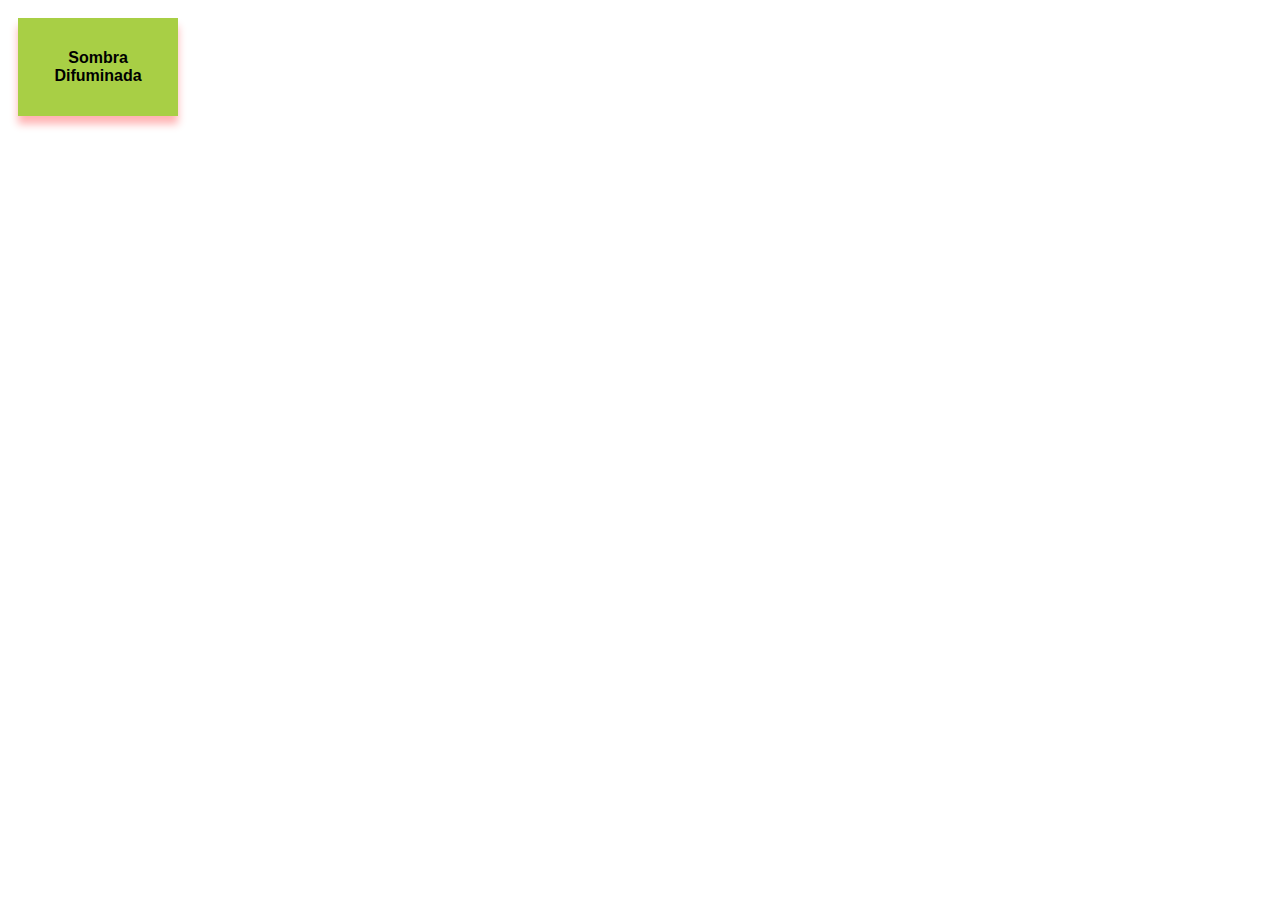
<file: ejerciciopracticoenablas/index.html>
<!DOCTYPE html>
<html lang="en">

<head>
    <meta charset="UTF-8">
    <meta name="viewport" content="width=device-width, initial-scale=1.0">
    <link rel="stylesheet" href="stilos.css">
    <title>Practicas de tablas</title>

</head>

<body>

    <div class="sombra_difuminada">
        <p>
            Sombra Difuminada </p>

    </div>

</body>

</html>
</file>
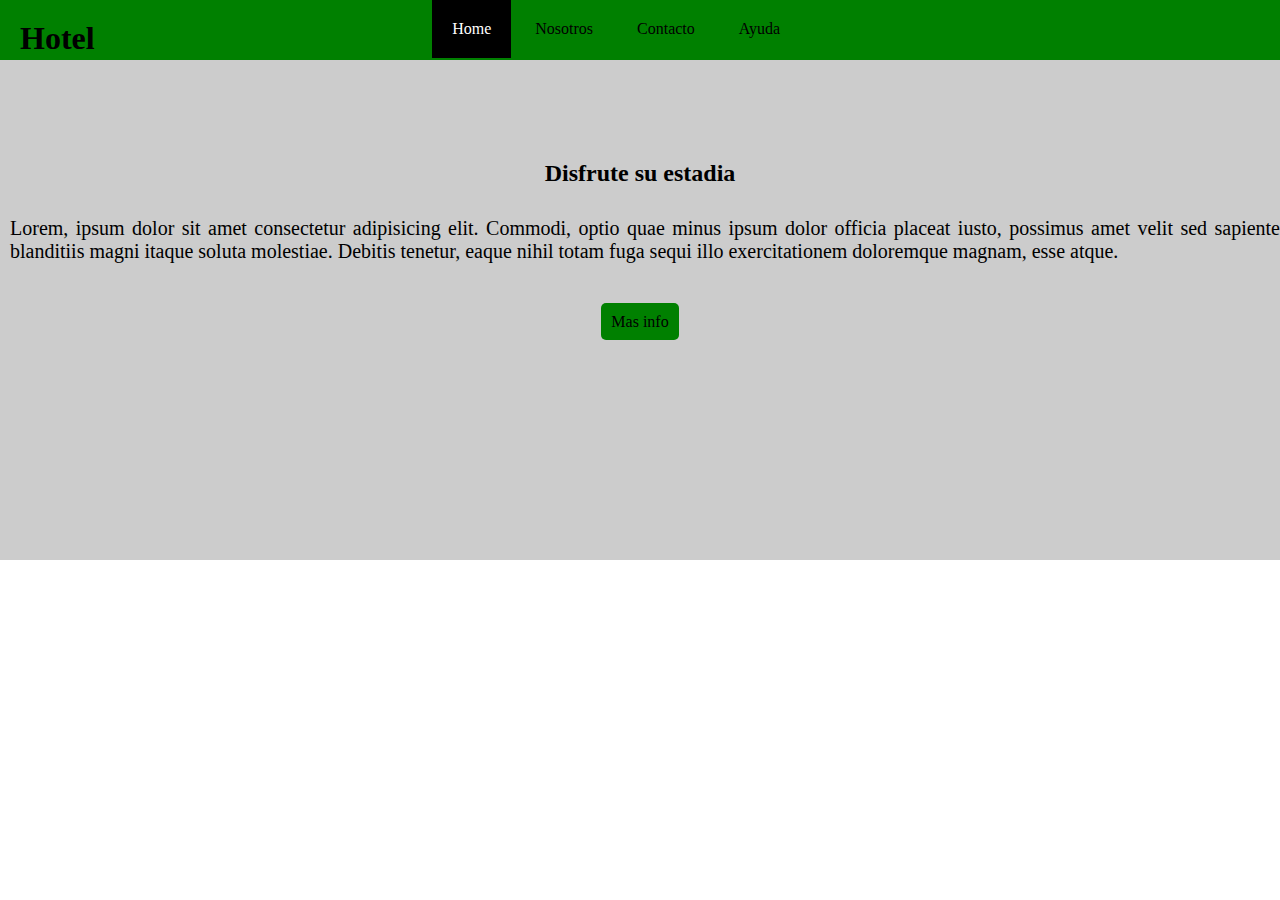
<file: mutiplesPaginas/index.html>
<!DOCTYPE html>
<html lang="en">

<head>
    <meta charset="UTF-8">
    <meta name="viewport" content="width=device-width, initial-scale=1.0">
    <title>Multiples páginas</title>
    <link rel="stylesheet" href="styles/main.css">
</head>

<body>
    <header>
        <nav class="container">
            <h1>Hotel</h1>
            <ul>
                <li><a class="paginaactual" href="index.html">Home</a></li>
                <li><a href="nosotros.html">Nosotros</a></li>
                <li><a href="contacto.html">Contacto</a></li>
                <li><a href="ayuda.html">Ayuda</a></li>
            </ul>
        </nav>
    </header>
    <section>
        <div class="container2">
            <h2>Disfrute su estadia</h2>
            <p>Lorem, ipsum dolor sit amet consectetur adipisicing elit. Commodi, optio quae minus ipsum dolor officia placeat iusto, possimus amet velit sed sapiente blanditiis magni itaque soluta molestiae. Debitis tenetur, eaque nihil totam fuga sequi
                illo exercitationem doloremque magnam, esse atque.</p>
            <a class="botones" href="#">Mas info</a>
        </div>
    </section>

    <section>

    </section>




</body>

</html>
</file>
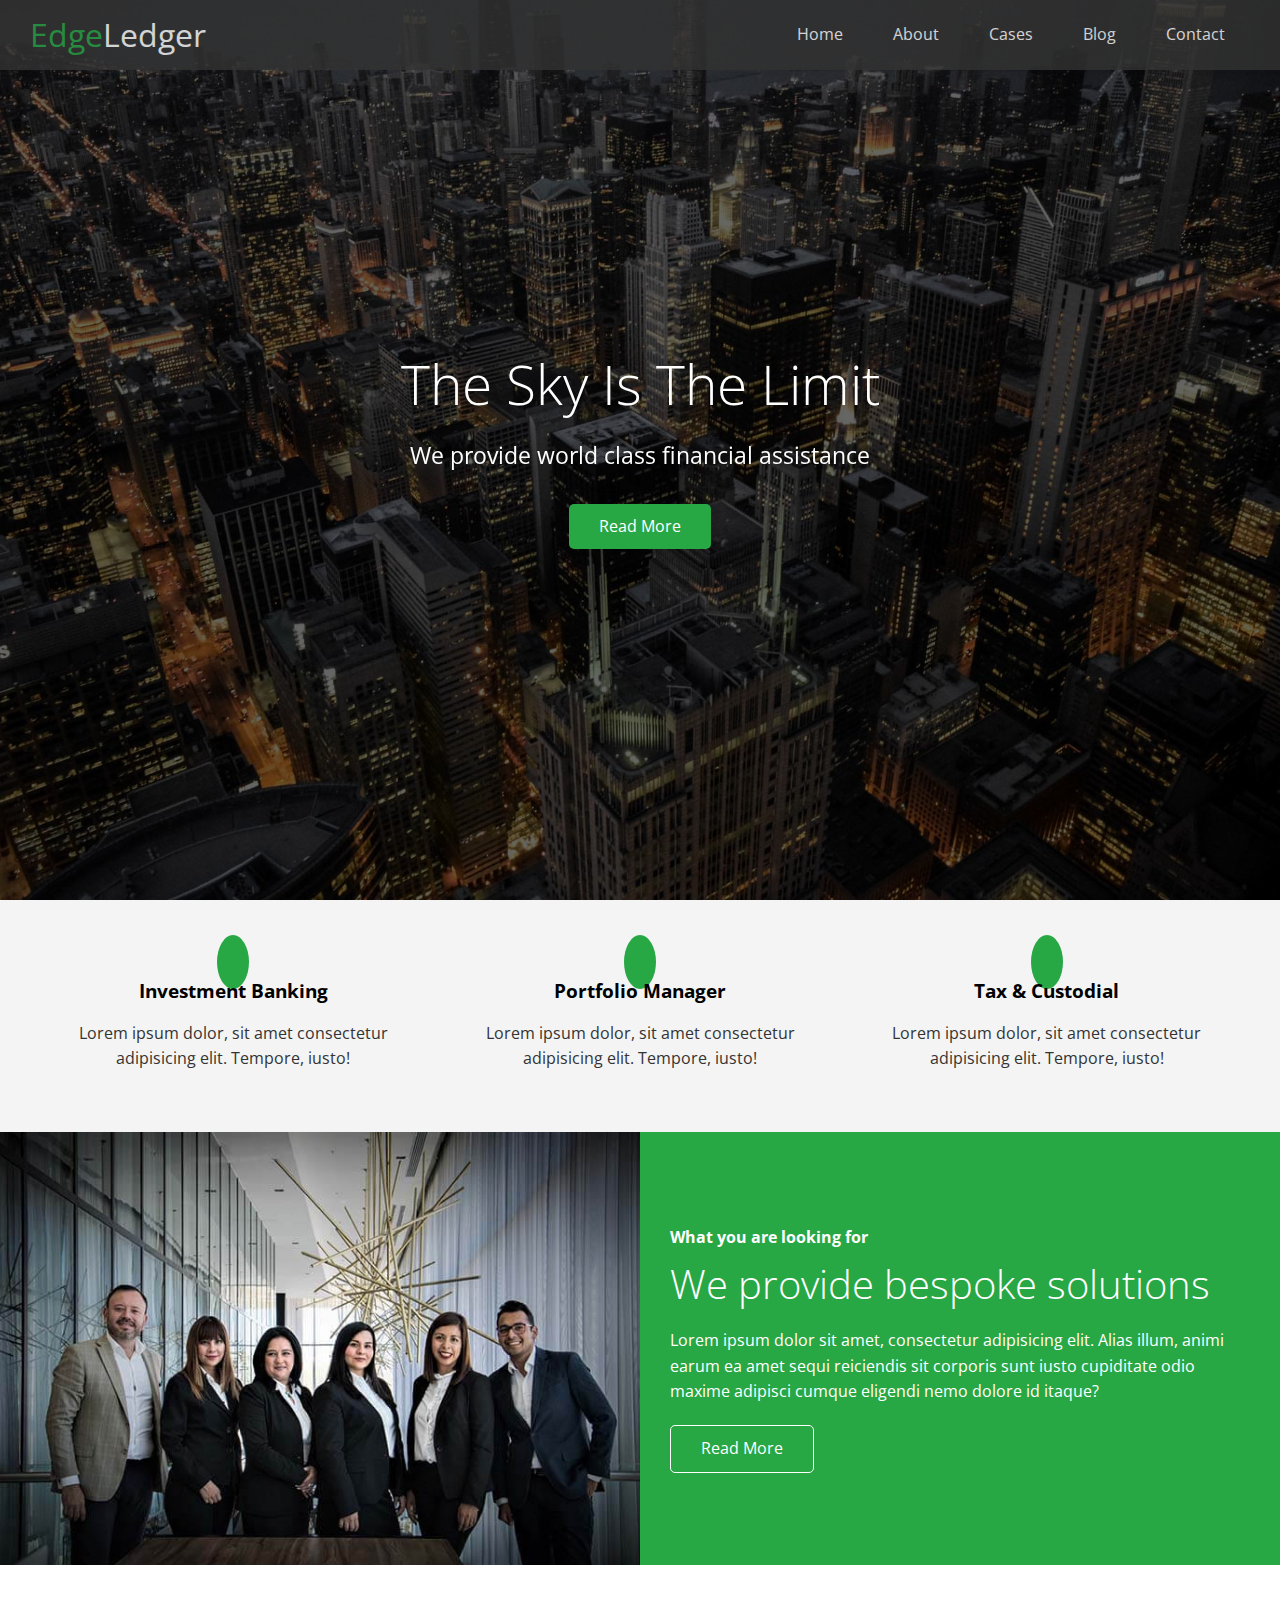
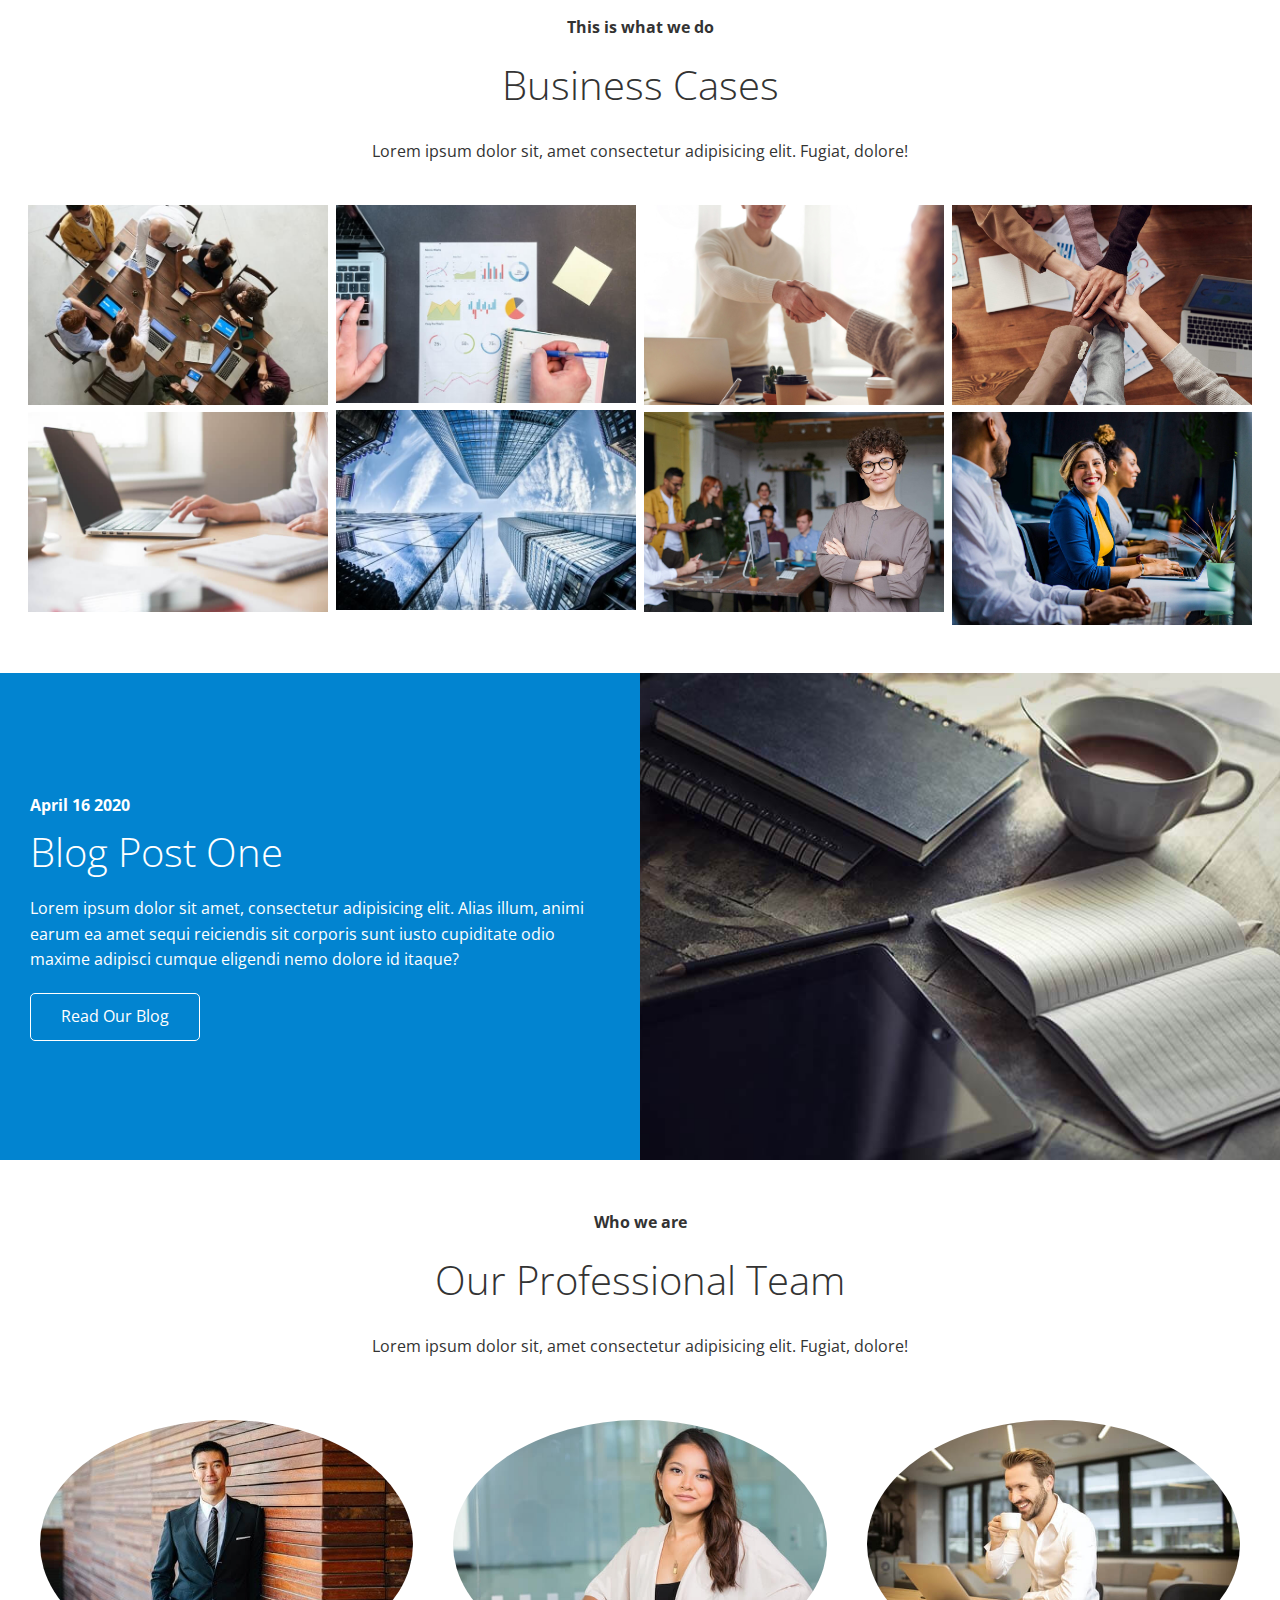
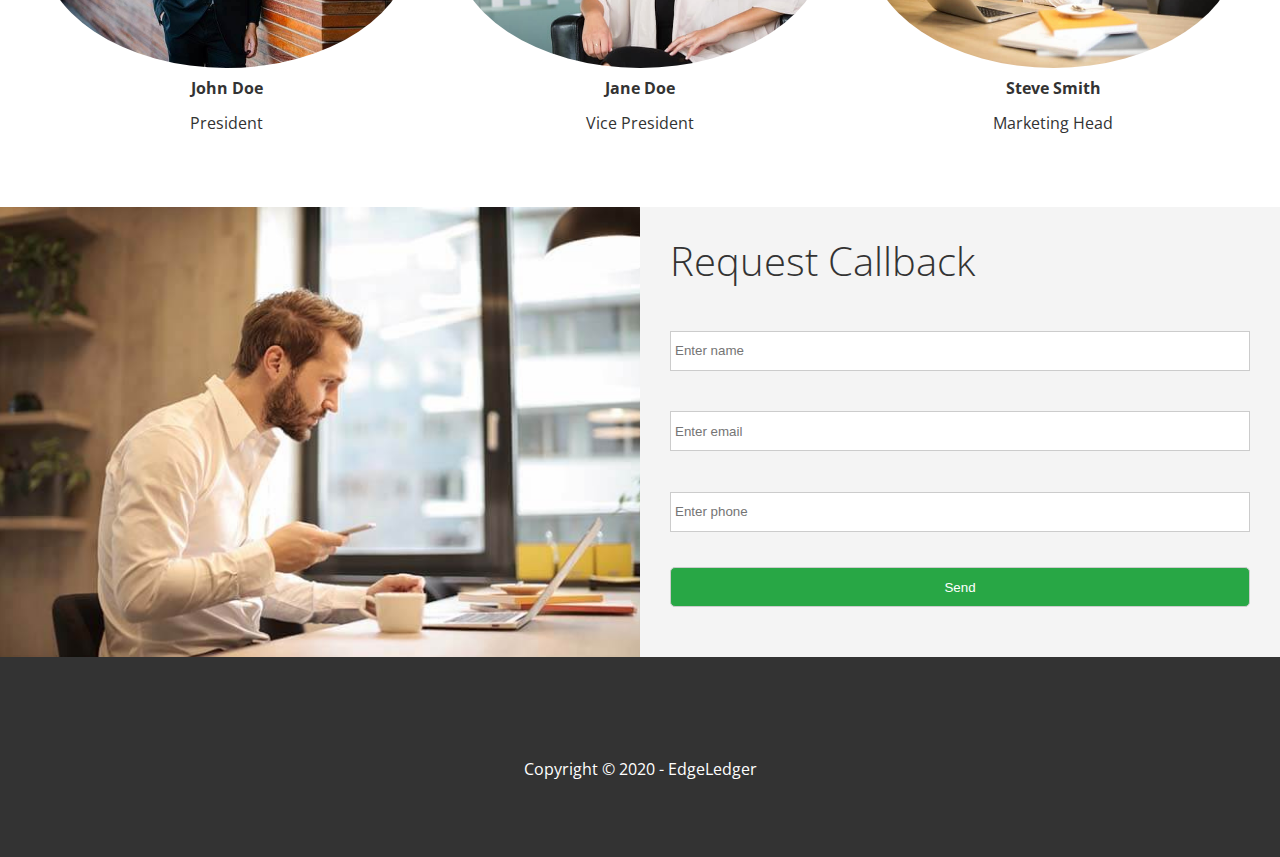
<file: Web_EdLedger/index.html>
<!DOCTYPE html>
<html lang="en">

<head>
    <meta charset="UTF-8" />
    <meta name="viewport" content="width=device-width, initial-scale=1.0" />
    <link rel="shortcut icon" type="image/x-icon" href="/favicon.ico" />
    <link rel="stylesheet" href="https://cdnjs.cloudflare.com/ajax/libs/font-awesome/5.13.0/css/all.min.css" integrity="sha256-h20CPZ0QyXlBuAw7A+KluUYx/3pK+c7lYEpqLTlxjYQ=" crossorigin="anonymous" />

    <link rel="stylesheet" href="css/lightbox.min.css" />
    <link rel="stylesheet" href="css/utilities.css" />
    <link rel="stylesheet" href="css/style.css" />
    <title>Welcome To EdgeLedger</title>
</head>

<body id="home">
    <header class="hero">
        <div id="navbar" class="navbar top">
            <h1 class="logo">
                <span class="text-primary"><i class="fas fa-book-open"></i> Edge</span>Ledger
            </h1>
            <nav>
                <ul>
                    <li><a href="#home">Home</a></li>
                    <li><a href="#about">About</a></li>
                    <li><a href="#cases">Cases</a></li>
                    <li><a href="#blog">Blog</a></li>
                    <li><a href="#contact">Contact</a></li>
                </ul>
            </nav>
        </div>

        <div class="content">
            <h1>The Sky Is The Limit</h1>
            <p>We provide world class financial assistance</p>
            <a href="#about" class="btn"><i class="fas fa-chevron-right"></i> Read More</a
        >
      </div>
    </header>

    <main>
      <!-- About: Icons -->
      <section id="about" class="icons bg-light">
        <div class="flex-items">
          <div>
            <i class="fas fa-university fa-2x"></i>
            <div>
              <h3>Investment Banking</h3>
              <p>
                Lorem ipsum dolor, sit amet consectetur adipisicing elit.
                Tempore, iusto!
              </p>
            </div>
          </div>
          <div>
            <i class="fas fa-book-reader fa-2x"></i>
            <div>
              <h3>Portfolio Manager</h3>
              <p>
                Lorem ipsum dolor, sit amet consectetur adipisicing elit.
                Tempore, iusto!
              </p>
            </div>
          </div>
          <div>
            <i class="fas fa-pencil-alt fa-2x"></i>
            <div>
              <h3>Tax & Custodial</h3>
              <p>
                Lorem ipsum dolor, sit amet consectetur adipisicing elit.
                Tempore, iusto!
              </p>
            </div>
          </div>
        </div>
      </section>

      <!-- About:Solutions -->
      <section class="solutions flex-columns">
        <div class="row">
          <div class="column">
            <div class="column-1">
              <img src="images/home/people.jpg" alt="" />
            </div>
          </div>
          <div class="column">
            <div class="column-2 bg-primary">
              <h4>What you are looking for</h4>
              <h2>We provide bespoke solutions</h2>
              <p>
                Lorem ipsum dolor sit amet, consectetur adipisicing elit. Alias
                illum, animi earum ea amet sequi reiciendis sit corporis sunt
                iusto cupiditate odio maxime adipisci cumque eligendi nemo
                dolore id itaque?
              </p>
              <a href="#" class="btn btn-outline">
                <i class="fas fa-chevron"></i>
                Read More
              </a>
        </div>
        </div>
        </div>
        </section>

        <!-- Cases -->
        <section id="cases" class="cases flex-grid section-padding">
            <header class="section-header">
                <h4>This is what we do</h4>
                <h2>Business Cases</h2>
                <p>
                    Lorem ipsum dolor sit, amet consectetur adipisicing elit. Fugiat, dolore!
                </p>
            </header>
            <div class="row">
                <div class="column">
                    <a href="images/cases/cases1.jpg" data-lightbox="cases" data-title="Lorem ipsum dolor sit, amet consectetur adipisicing elit. Fugiat,
              dolore!">
                        <img src="images/cases/cases1.jpg" alt="" />
                    </a>
                    <a href="images/cases/cases2.jpg" data-lightbox="cases" data-title="Lorem ipsum dolor sit, amet consectetur adipisicing elit. Fugiat,
              dolore!">
                        <img src="images/cases/cases2.jpg" alt="" />
                    </a>
                </div>
                <div class="column">
                    <a href="images/cases/cases3.jpg" data-lightbox="cases" data-title="Lorem ipsum dolor sit, amet consectetur adipisicing elit. Fugiat,
            dolore!">
                        <img src="images/cases/cases3.jpg" alt="" />
                    </a>
                    <a href="images/cases/cases4.jpg" data-lightbox="cases" data-title="Lorem ipsum dolor sit, amet consectetur adipisicing elit. Fugiat,
              dolore!">
                        <img src="images/cases/cases4.jpg" alt="" />
                    </a>
                </div>
                <div class="column">
                    <a href="images/cases/cases5.jpg" data-lightbox="cases" data-title="Lorem ipsum dolor sit, amet consectetur adipisicing elit. Fugiat,
            dolore!">
                        <img src="images/cases/cases5.jpg" alt="" />
                    </a>
                    <a href="images/cases/cases6.jpg" data-lightbox="cases" data-title="Lorem ipsum dolor sit, amet consectetur adipisicing elit. Fugiat,
              dolore!">
                        <img src="images/cases/cases6.jpg" alt="" />
                    </a>
                </div>
                <div class="column">
                    <a href="images/cases/cases7.jpg" data-lightbox="cases" data-title="Lorem ipsum dolor sit, amet consectetur adipisicing elit. Fugiat,
            dolore!">
                        <img src="images/cases/cases7.jpg" alt="" />
                    </a>
                    <a href="images/cases/cases8.jpg" data-lightbox="cases" data-title="Lorem ipsum dolor sit, amet consectetur adipisicing elit. Fugiat,
              dolore!">
                        <img src="images/cases/cases8.jpg" alt="" />
                    </a>
                </div>
            </div>
        </section>

        <!-- Blog -->
        <section id="blog" class="blog flex-columns flex-reverse">
            <div class="row">
                <div class="column">
                    <div class="column-1">
                        <img src="images/home/blog.jpg" alt="" />
                    </div>
                </div>
                <div class="column">
                    <div class="column-2 bg-secondary">
                        <h4>April 16 2020</h4>
                        <h2>Blog Post One</h2>
                        <p>
                            Lorem ipsum dolor sit amet, consectetur adipisicing elit. Alias illum, animi earum ea amet sequi reiciendis sit corporis sunt iusto cupiditate odio maxime adipisci cumque eligendi nemo dolore id itaque?
                        </p>
                        <a href="blog.html" class="btn btn-outline">
                            <i class="fas fa-chevron"></i> Read Our Blog
                        </a>
                    </div>
                </div>
            </div>
        </section>

        <!-- Team -->
        <section id="team" class="team section-padding">
            <header class="section-header">
                <h4>Who we are</h4>
                <h2>Our Professional Team</h2>
                <p>
                    Lorem ipsum dolor sit, amet consectetur adipisicing elit. Fugiat, dolore!
                </p>
            </header>
            <div class="flex-items">
                <div>
                    <img src="images/team/person1.jpg" alt="" />
                    <h4>John Doe</h4>
                    <p>President</p>
                </div>
                <div>
                    <img src="images/team/person2.jpg" alt="" />
                    <h4>Jane Doe</h4>
                    <p>Vice President</p>
                </div>
                <div>
                    <img src="images/team/person3.jpg" alt="" />
                    <h4>Steve Smith</h4>
                    <p>Marketing Head</p>
                </div>
            </div>
        </section>

        <!-- Contact -->
        <section id="contact" class="contact flex-columns">
            <div class="row">
                <div class="column">
                    <div class="column-1">
                        <img src="images/home/contact.jpg" alt="" />
                    </div>
                </div>
                <div class="column">
                    <div class="column-2 bg-light">
                        <h2>Request Callback</h2>
                        <form action="" class="callback-form">
                            <div class="form-control">
                                <label for="name"></label>
                                <input type="text" name="name" id="name" placeholder="Enter name" />
                            </div>
                            <div class="form-control">
                                <label for="email"></label>
                                <input type="email" name="email" id="email" placeholder="Enter email" />
                            </div>
                            <div class="form-control">
                                <label for="phone"></label>
                                <input type="text" name="phone" id="phone" placeholder="Enter phone" />
                            </div>
                            <input type="submit" value="Send" id="submit" class="btn" />
                        </form>
                    </div>
                </div>
            </div>
        </section>
        </main>

        <footer class="footer bg-dark">
            <div class="social">
                <a href="#"><i class="fab fa-facebook fa-2x"></i></a>
                <a href="#"><i class="fab fa-twitter fa-2x"></i></a>
                <a href="#"><i class="fab fa-youtube fa-2x"></i></a>
                <a href="#"><i class="fab fa-linkedin fa-2x"></i></a>
            </div>
            <p>Copyright &copy; 2020 - EdgeLedger</p>
        </footer>


</body>

</html>
</file>
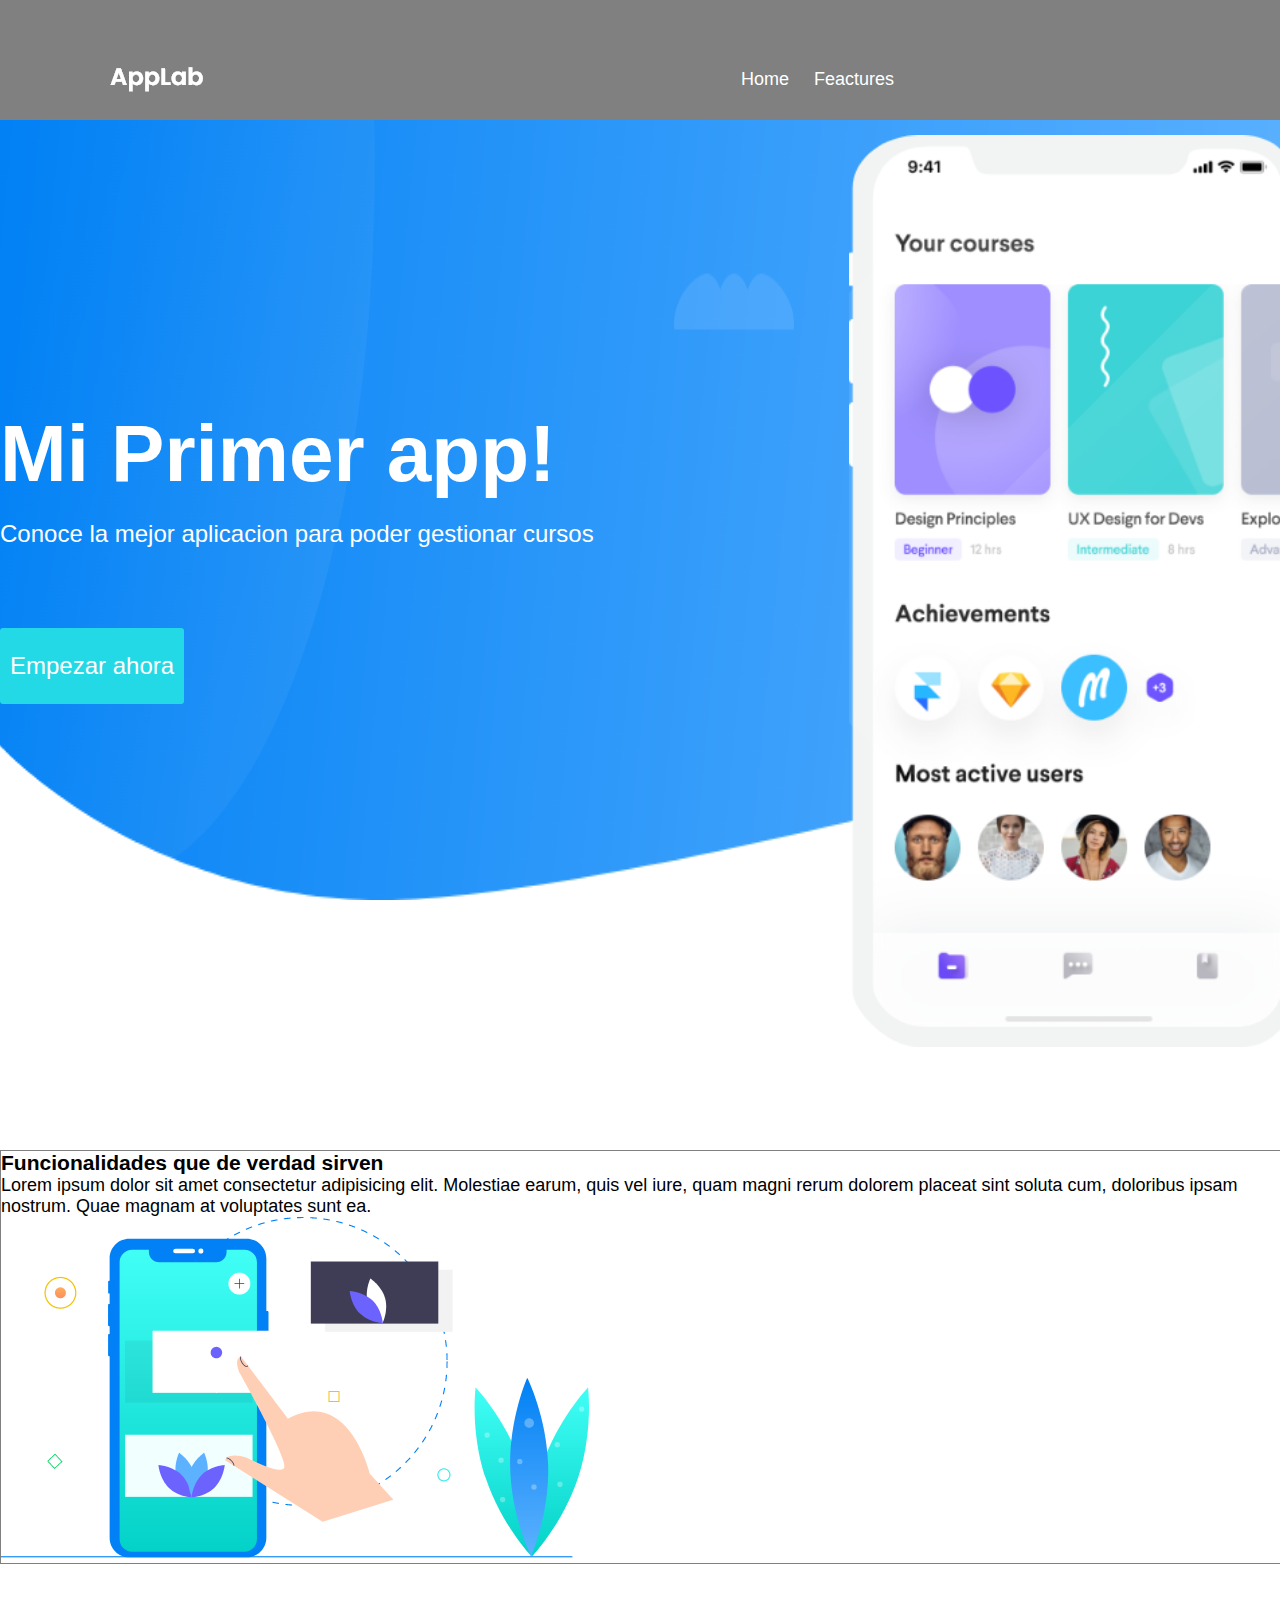
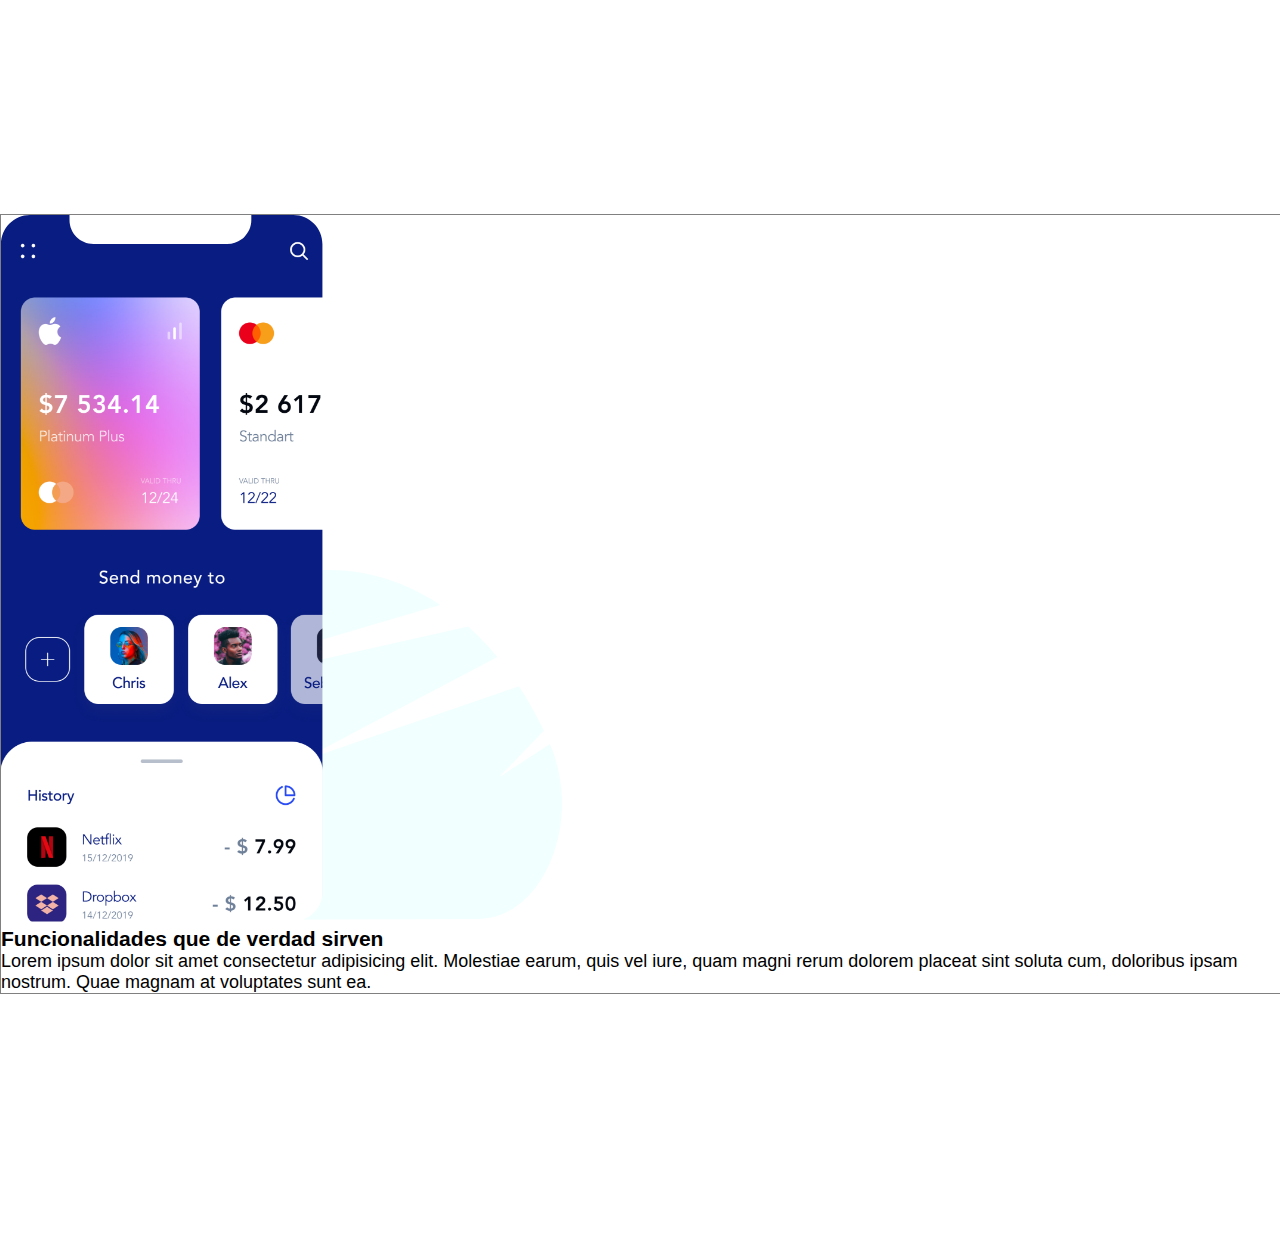
<file: CURSO HTML Y CSS PARA PRINCIPIANTES 2020/proyectomirian/index.html>
<!DOCTYPE html>
<html lang="en">

<head>
    <meta charset="UTF-8">
    <link rel="shortcut icon" type="image/x-icon" href="/favicon.ico" />
    <meta name="viewport" content="width=device-width, initial-scale=1.0">
    <title>Mi primer sitio web</title>
    <link rel="stylesheet" href="./css/main.css">
</head>

<body>
    <div id="main-container">
        <header>
            <div id="menu">
                <ul>
                    <li id="logo">
                        <a href="#">
                            <img src="img/logo.png" alt="">
                        </a>
                    </li>
                    <li><a href="#">Home</a></li>
                    <li><a href="#">Feactures</a></li>
                </ul>
            </div>
            <main>
                <div class="text">
                    <h1>Mi Primer app!</h1>
                    <p>
                        Conoce la mejor aplicacion para poder gestionar cursos
                    </p>
                    <p>
                        <button>Empezar ahora </button>
                    </p>
                </div>
                <div class="image">
                    <img src="img/phone.png" width="450">

                </div>
            </main>
        </header>
        <div class="section" id="Feactures">
            <div class="layout layout-left">
                <div class="text">
                    <h3>Funcionalidades que de verdad sirven</h3>
                    <p>Lorem ipsum dolor sit amet consectetur adipisicing elit. Molestiae earum, quis vel iure, quam magni rerum dolorem placeat sint soluta cum, doloribus ipsam nostrum. Quae magnam at voluptates sunt ea.</p>
                </div>
                <div class="image">
                    <img src="img/draw.png" alt="">
                </div>
            </div>

            <div class="layout layout-right">
                <div class="image">
                    <img src="img/mobile_screen.png" alt="">
                </div>
                <div class="text">
                    <h3>Funcionalidades que de verdad sirven</h3>
                    <p>Lorem ipsum dolor sit amet consectetur adipisicing elit. Molestiae earum, quis vel iure, quam magni rerum dolorem placeat sint soluta cum, doloribus ipsam nostrum. Quae magnam at voluptates sunt ea.</p>
                </div>

            </div>
        </div>

        <div class="section" id="contact">

        </div>

    </div>

</body>

</html>
</file>
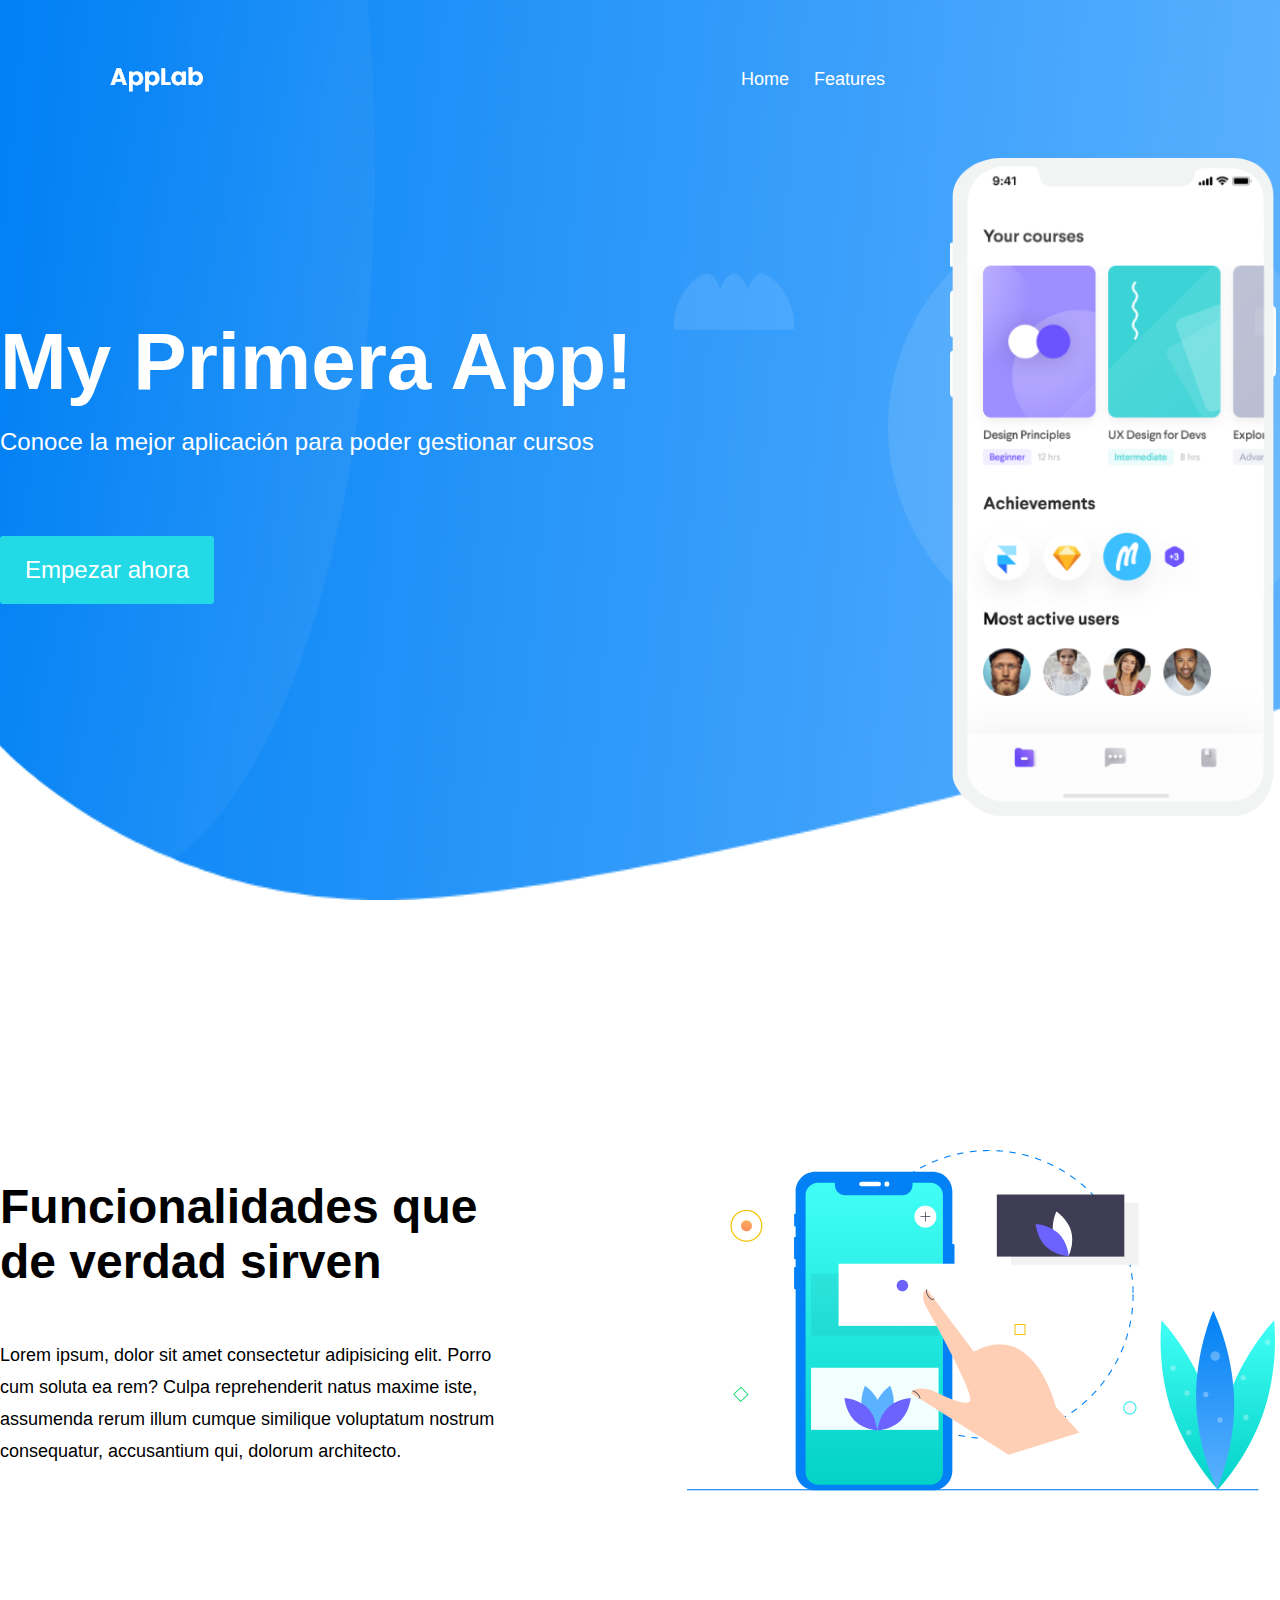
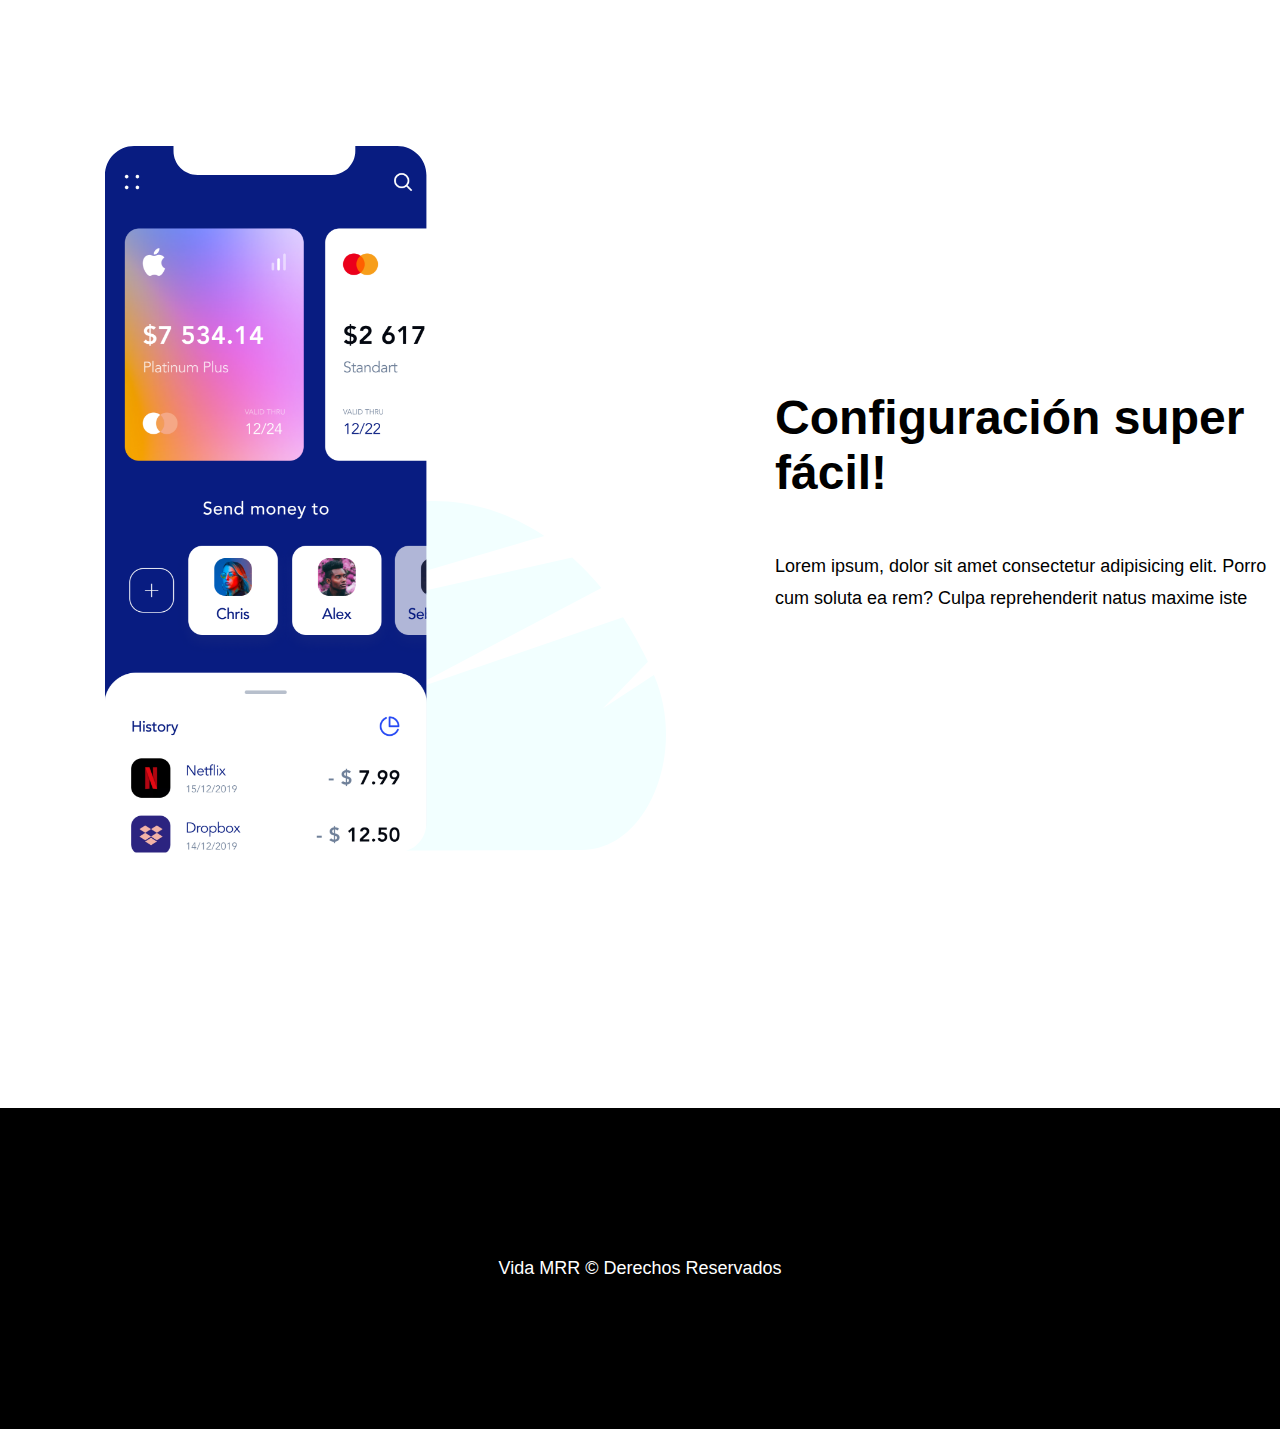
<file: CURSO HTML Y CSS PARA PRINCIPIANTES 2020/Resultado final/index.html>
<!DOCTYPE html>
<html lang="en">

<head>
    <meta charset="UTF-8">
    <meta name="viewport" content="width=device-width, initial-scale=1.0">
    <meta http-equiv="X-UA-Compatible" content="ie=edge">
    <title>Mi primer sitio web</title>
    <link rel="stylesheet" href="css/main.css">
</head>

<body>
    <div id="main-container">
        <header>
            <div id="menu">
                <ul>
                    <li id="logo">
                        <a href="#"><img src="img/logo.png" alt=""></a>
                    </li>
                    <li><a href="#">Home</a></li>
                    <li><a href="#">Features</a></li>

                </ul>
            </div>

            <main>
                <div class="text">
                    <h1>My Primera App!</h1>
                    <p>
                        Conoce la mejor aplicación para poder gestionar cursos
                    </p>
                    <p>
                        <button>Empezar ahora</button>
                    </p>
                </div>

                <div class="image">
                    <img src="img/phone.png" width="450" />
                </div>
            </main>
        </header>

        <div class="section" id="features">
            <div class="layout layout-left">
                <div class="text">
                    <h3>Funcionalidades que de verdad sirven</h3>
                    <p>Lorem ipsum, dolor sit amet consectetur adipisicing elit. Porro cum soluta ea rem? Culpa reprehenderit natus maxime iste, assumenda rerum illum cumque similique voluptatum nostrum consequatur, accusantium qui, dolorum architecto.</p>
                </div>
                <div class="image">
                    <img src="img/draw.png" alt="">
                </div>
            </div>

            <div class="layout layout-right">

                <div class="image">
                    <img src="img/mobile_screen.png" alt="">
                </div>
                <div class="text">
                    <h3>Configuración super fácil!</h3>
                    <p>Lorem ipsum, dolor sit amet consectetur adipisicing elit. Porro cum soluta ea rem? Culpa reprehenderit natus maxime iste</p>
                </div>
            </div>
        </div>

        <footer>
            Vida MRR © Derechos Reservados
        </footer>
    </div>
</body>

</html>
</file>
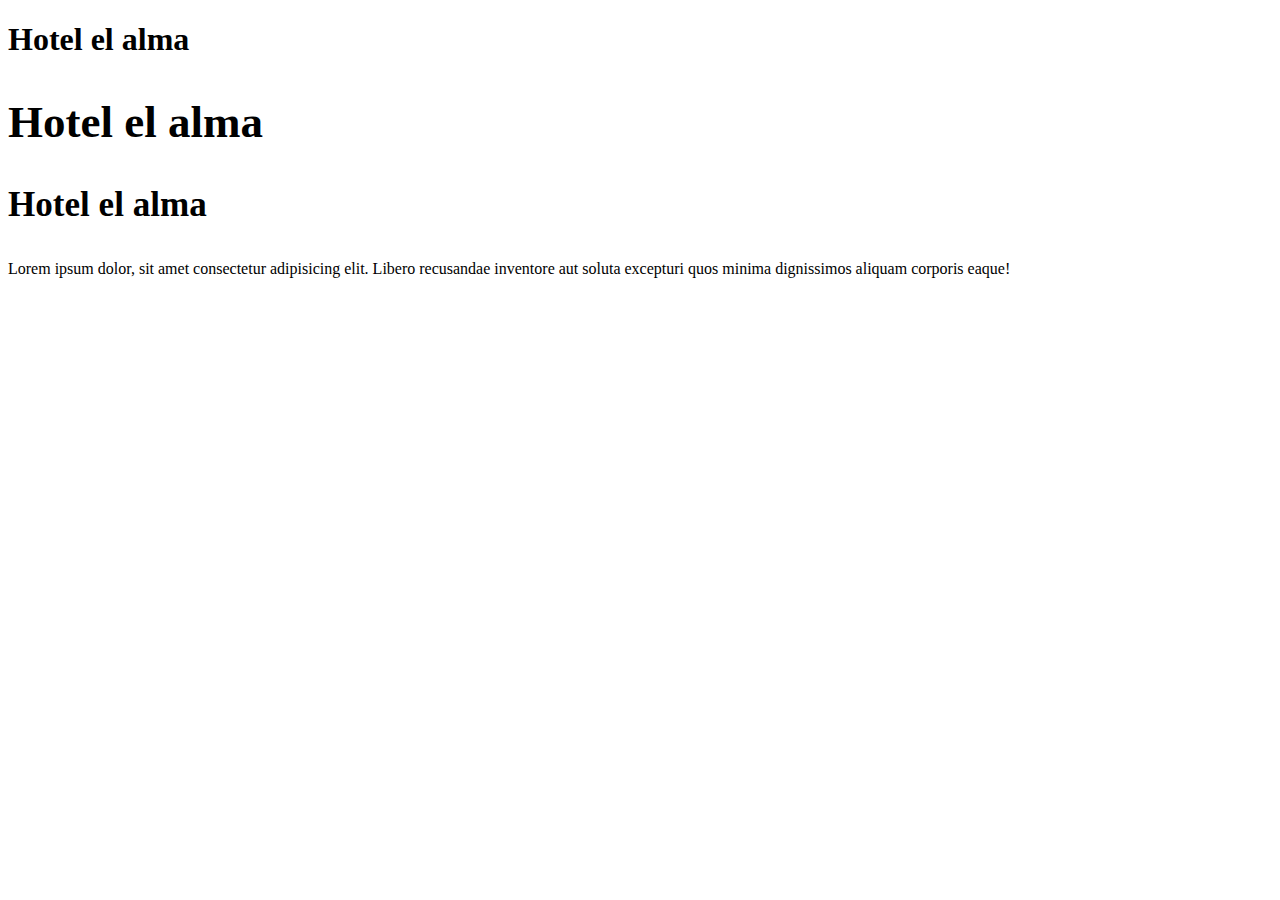
<file: prueba1/prueba.html>
<!DOCTYPE html>
<html lang="en">

<head>
    <meta charset="UTF-8">
    <meta name="viewport" content="width=device-width, initial-scale=1.0">
    <title>Prueba</title>
    <link rel="stylesheet" href="prueba.css">
</head>

<body>

    <div class="div1">
        <h1>Hotel el alma</h1>
        <h2>Hotel el alma</h2>
        <h3>Hotel el alma</h3>
        <p>
            Lorem ipsum dolor, sit amet consectetur adipisicing elit. Libero recusandae inventore aut soluta excepturi quos minima dignissimos aliquam corporis eaque!
        </p>
    </div>



</body>

</html>
</file>
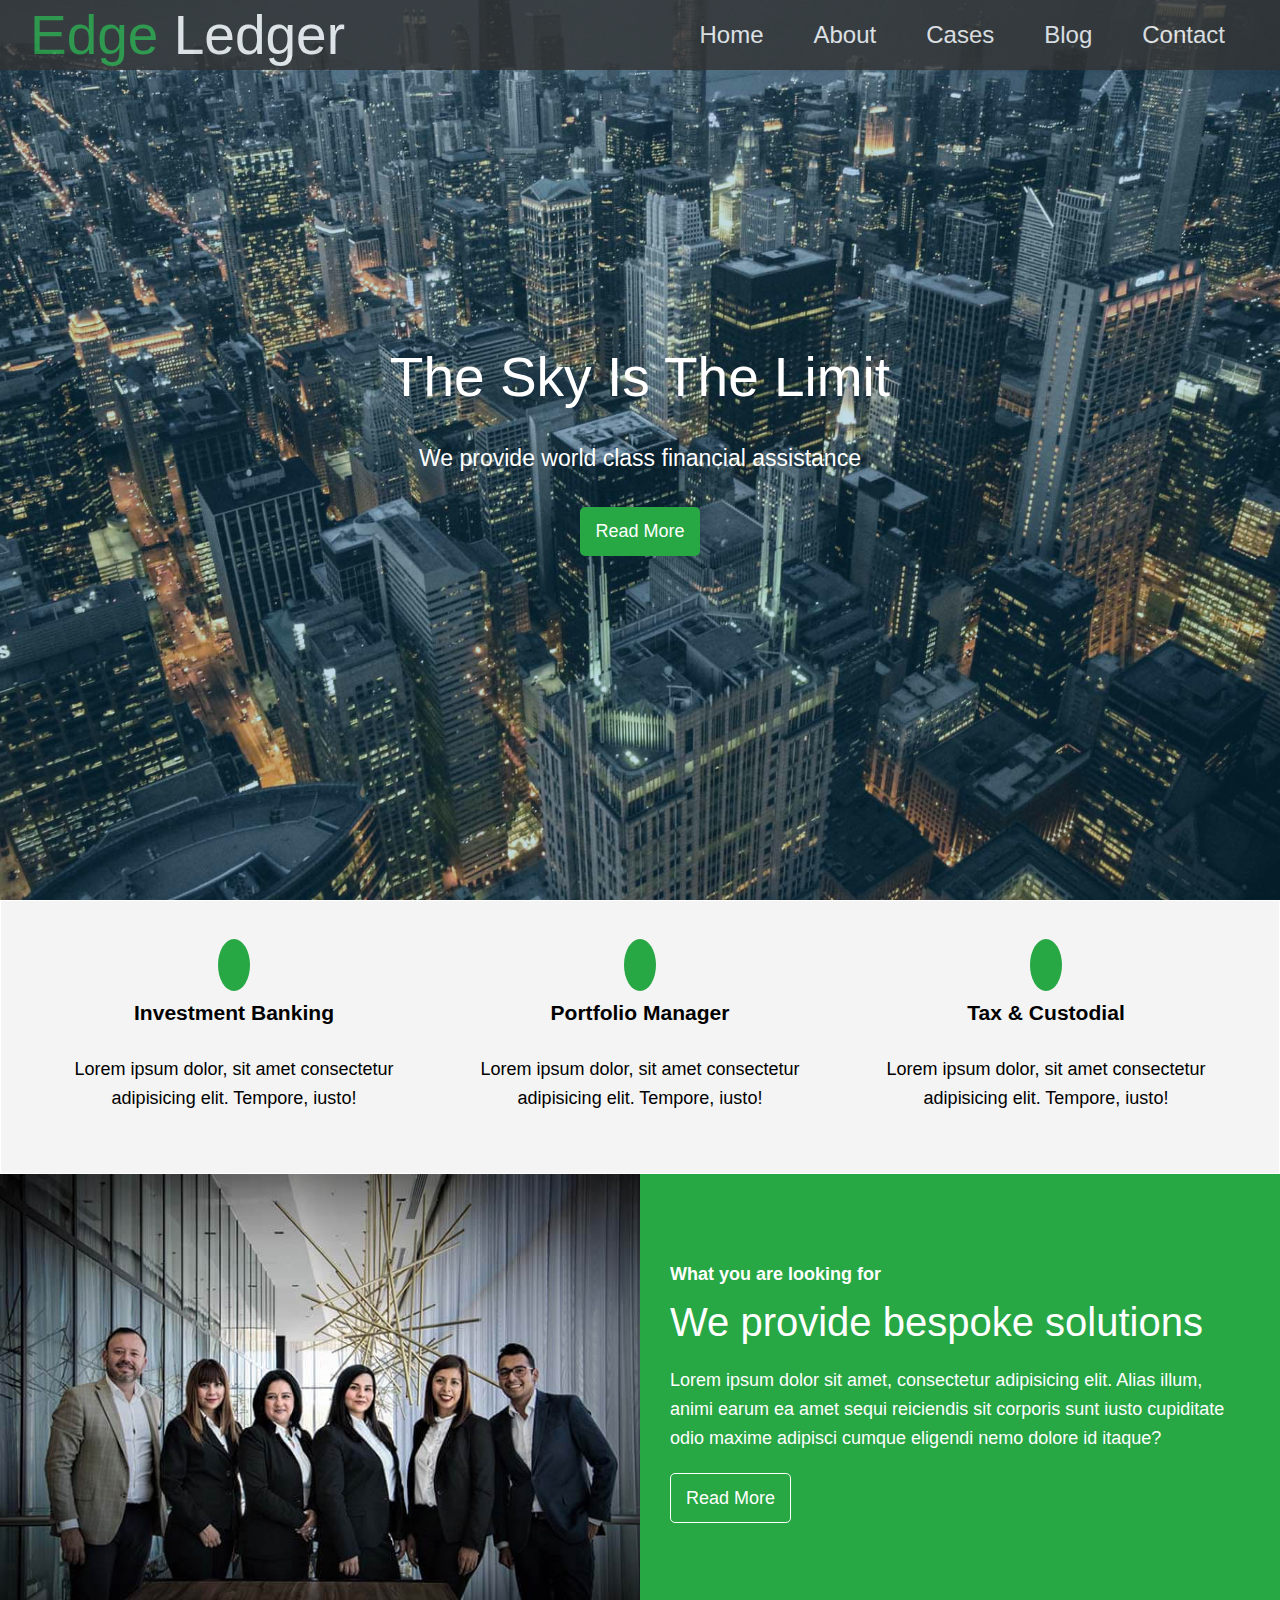
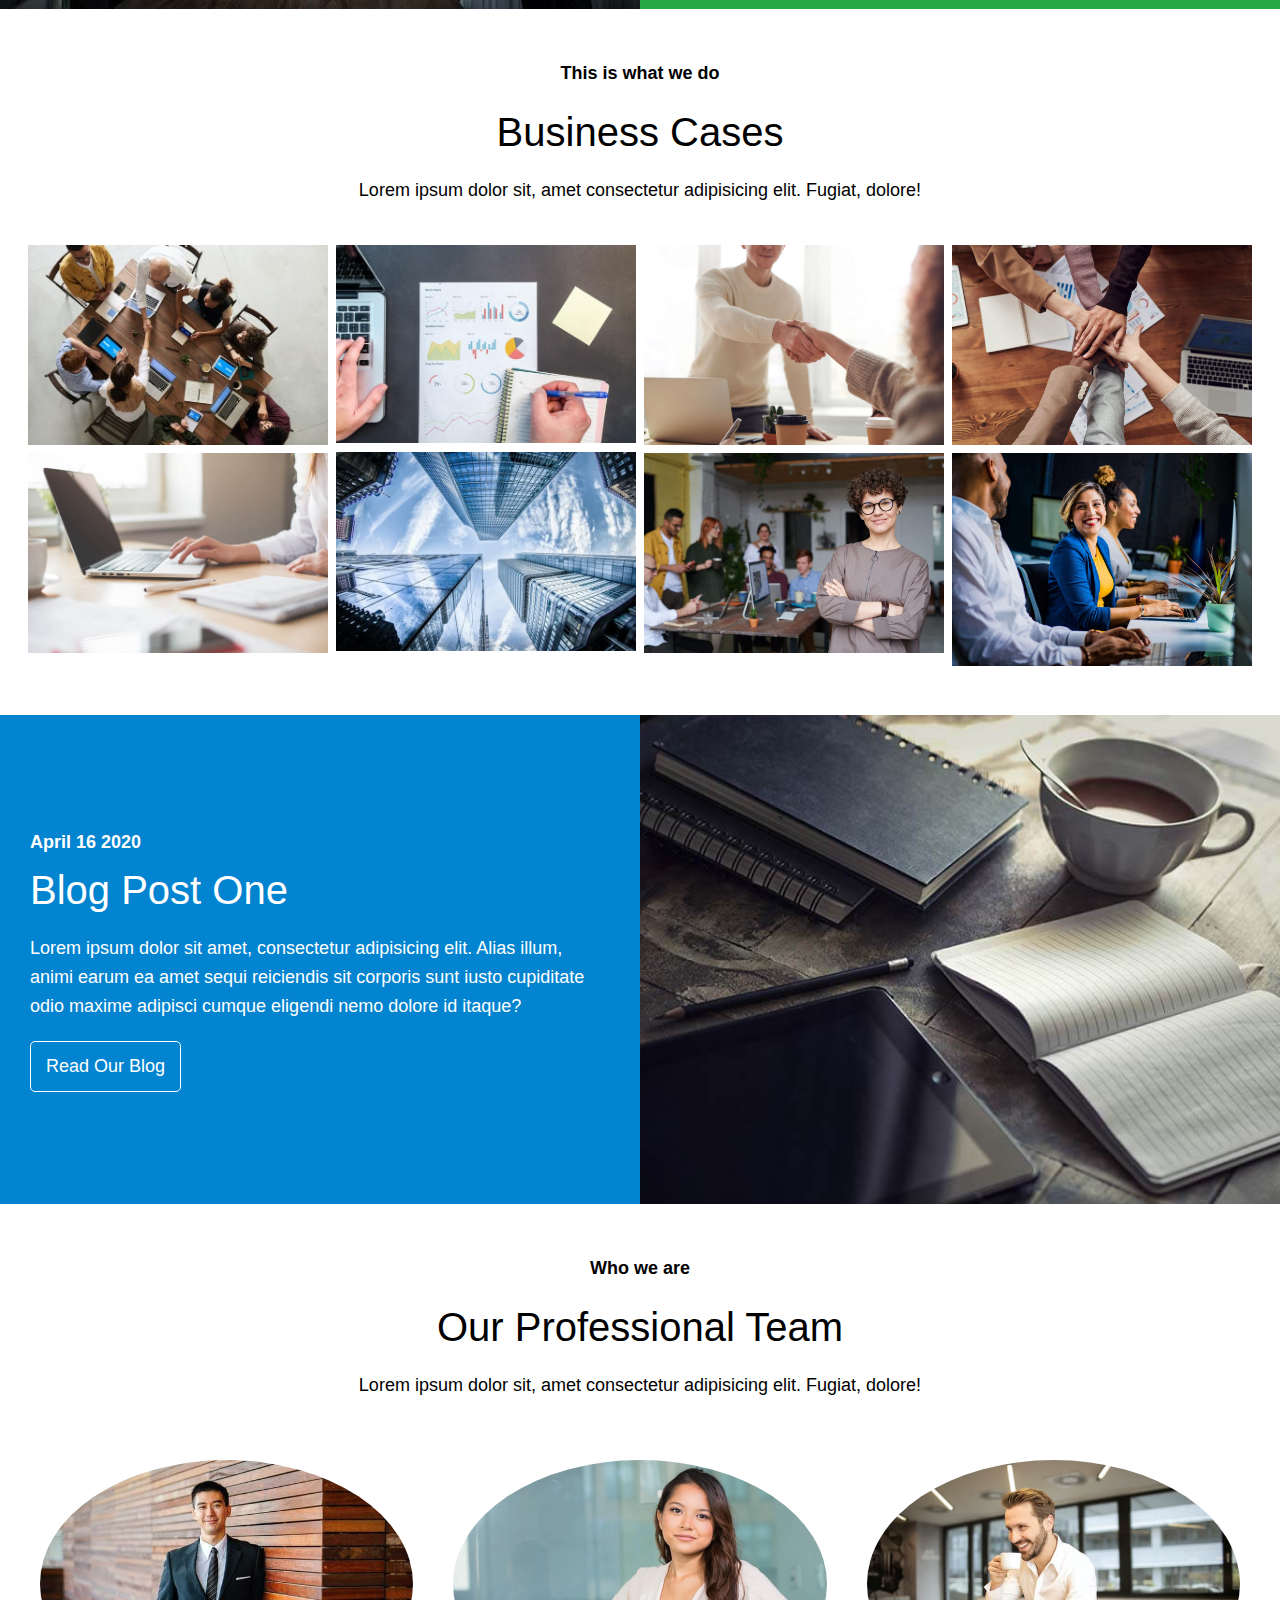
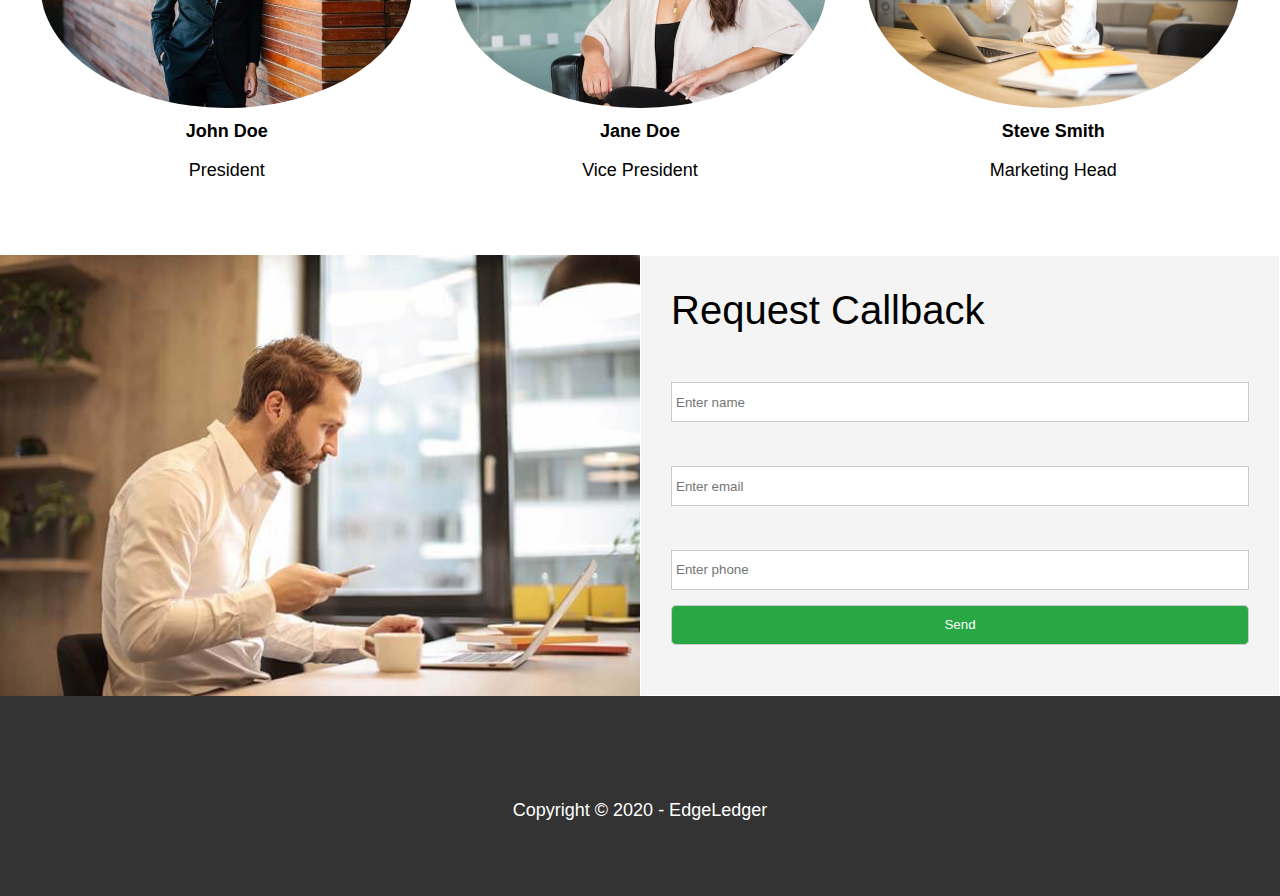
<file: Web_EdLedger/pruebas.html>
<!DOCTYPE html>
<html lang="en">

<head>
    <meta charset="UTF-8">
    <meta name="viewport" content="width=device-width, initial-scale=1.0">
    <link rel="stylesheet" href="https://cdnjs.cloudflare.com/ajax/libs/font-awesome/5.13.0/css/all.min.css" integrity="sha256-h20CPZ0QyXlBuAw7A+KluUYx/3pK+c7lYEpqLTlxjYQ=" crossorigin="anonymous" />

    <link rel="stylesheet" href="./css/utilidades.css">
    <link rel="stylesheet" href="./css/pruebas.css">
</head>

<body id="home">

    <header class="hero">
        <div id="navbar" class="navbar top">
            <h1 class="logo">
                <span class="text-primary">
                    <i class="fas fa-book-open"></i> 
                    Edge
                </span> Ledger
            </h1>

            <ul>
                <li><a href="#home">Home</a></li>
                <li><a href="#about">About</a></li>
                <li><a href="#cases">Cases</a></li>
                <li><a href="#blog">Blog</a></li>
                <li><a href="#contact">Contact</a></li>
            </ul>
        </div>
        <div class="content">
            <h1>The Sky Is The Limit</h1>
            <p>We provide world class financial assistance</p>
            <a href="#about" class="btn"><i class="fas fa-chevron-right"></i> Read More</a>
        </div>
    </header>
    <main>
        <!-- About: Icons -->
        <section id="about" class="icons bg-light">
            <div class="flex-items">
                <div>
                    <i class="fas fa-university fa-2x"></i>
                    <div>
                        <h3>Investment Banking</h3>
                        <p>
                            Lorem ipsum dolor, sit amet consectetur adipisicing elit. Tempore, iusto!
                        </p>
                    </div>
                </div>
                <div>
                    <i class="fas fa-book-reader fa-2x"></i>
                    <div>
                        <h3>Portfolio Manager</h3>
                        <p>
                            Lorem ipsum dolor, sit amet consectetur adipisicing elit. Tempore, iusto!
                        </p>
                    </div>
                </div>
                <div>
                    <i class="fas fa-pencil-alt fa-2x"></i>
                    <div>
                        <h3>Tax & Custodial</h3>
                        <p>
                            Lorem ipsum dolor, sit amet consectetur adipisicing elit. Tempore, iusto!
                        </p>
                    </div>
                </div>
            </div>
        </section>
        <!-- About:Solutions -->
        <section class="solutions flex-columns">
            <div class="row">
                <div class="column">
                    <div class="column-1">
                        <img src="images/home/people.jpg" alt="" />
                    </div>
                </div>
                <div class="column">
                    <div class="column-2 bg-primary">
                        <h4>What you are looking for</h4>
                        <h2>We provide bespoke solutions</h2>
                        <p>
                            Lorem ipsum dolor sit amet, consectetur adipisicing elit. Alias illum, animi earum ea amet sequi reiciendis sit corporis sunt iusto cupiditate odio maxime adipisci cumque eligendi nemo dolore id itaque?
                        </p>
                        <a href="#" class="btn btn-outline">
                            <i class="fas fa-chevron"></i> Read More
                        </a>
                    </div>
                </div>
            </div>
        </section>
        <!-- Cases -->
        <section id="cases" class="cases flex-grid section-padding">
            <header class="section-header">
                <h4>This is what we do</h4>
                <h2>Business Cases</h2>
                <p>
                    Lorem ipsum dolor sit, amet consectetur adipisicing elit. Fugiat, dolore!
                </p>
            </header>
            <div class="row">
                <div class="column">
                    <a href="images/cases/cases1.jpg" data-lightbox="cases" data-title="Lorem ipsum dolor sit, amet consectetur adipisicing elit. Fugiat,
              dolore!">
                        <img src="images/cases/cases1.jpg" alt="" />
                    </a>
                    <a href="images/cases/cases2.jpg" data-lightbox="cases" data-title="Lorem ipsum dolor sit, amet consectetur adipisicing elit. Fugiat,
              dolore!">
                        <img src="images/cases/cases2.jpg" alt="" />
                    </a>
                </div>
                <div class="column">
                    <a href="images/cases/cases3.jpg" data-lightbox="cases" data-title="Lorem ipsum dolor sit, amet consectetur adipisicing elit. Fugiat,
            dolore!">
                        <img src="images/cases/cases3.jpg" alt="" />
                    </a>
                    <a href="images/cases/cases4.jpg" data-lightbox="cases" data-title="Lorem ipsum dolor sit, amet consectetur adipisicing elit. Fugiat,
              dolore!">
                        <img src="images/cases/cases4.jpg" alt="" />
                    </a>
                </div>
                <div class="column">
                    <a href="images/cases/cases5.jpg" data-lightbox="cases" data-title="Lorem ipsum dolor sit, amet consectetur adipisicing elit. Fugiat,
            dolore!">
                        <img src="images/cases/cases5.jpg" alt="" />
                    </a>
                    <a href="images/cases/cases6.jpg" data-lightbox="cases" data-title="Lorem ipsum dolor sit, amet consectetur adipisicing elit. Fugiat,
              dolore!">
                        <img src="images/cases/cases6.jpg" alt="" />
                    </a>
                </div>
                <div class="column">
                    <a href="images/cases/cases7.jpg" data-lightbox="cases" data-title="Lorem ipsum dolor sit, amet consectetur adipisicing elit. Fugiat,
            dolore!">
                        <img src="images/cases/cases7.jpg" alt="" />
                    </a>
                    <a href="images/cases/cases8.jpg" data-lightbox="cases" data-title="Lorem ipsum dolor sit, amet consectetur adipisicing elit. Fugiat,
              dolore!">
                        <img src="images/cases/cases8.jpg" alt="" />
                    </a>
                </div>
            </div>
        </section>
        <!-- Blog -->
        <section id="blog" class="blog flex-columns flex-reverse">
            <div class="row">
                <div class="column">
                    <div class="column-1">
                        <img src="images/home/blog.jpg" alt="" />
                    </div>
                </div>
                <div class="column">
                    <div class="column-2 bg-secondary">
                        <h4>April 16 2020</h4>
                        <h2>Blog Post One</h2>
                        <p>
                            Lorem ipsum dolor sit amet, consectetur adipisicing elit. Alias illum, animi earum ea amet sequi reiciendis sit corporis sunt iusto cupiditate odio maxime adipisci cumque eligendi nemo dolore id itaque?
                        </p>
                        <a href="blog.html" class="btn btn-outline">
                            <i class="fas fa-chevron"></i> Read Our Blog
                        </a>
                    </div>
                </div>
            </div>
        </section>


        <!-- Team -->
        <section id="team" class="team section-padding">
            <header class="section-header">
                <h4>Who we are</h4>
                <h2>Our Professional Team</h2>
                <p>
                    Lorem ipsum dolor sit, amet consectetur adipisicing elit. Fugiat, dolore!

                </p>
            </header>
            <div class="flex-items">
                <div>
                    <img src="images/team/person1.jpg" alt="" />
                    <h4>John Doe</h4>
                    <p>President</p>
                </div>
                <div>
                    <img src="images/team/person2.jpg" alt="" />
                    <h4>Jane Doe</h4>
                    <p>Vice President</p>
                </div>
                <div>
                    <img src="images/team/person3.jpg" alt="" />
                    <h4>Steve Smith</h4>
                    <p>Marketing Head</p>
                </div>
            </div>
        </section>
        <!-- Contact -->
        <section id="contact" class="contact flex-columns">
            <div class="row">
                <div class="column">
                    <div class="column-1">
                        <img src="images/home/contact.jpg" alt="" />
                    </div>
                </div>
                <div class="column">
                    <div class="column-2 bg-light">
                        <h2>Request Callback</h2>
                        <form action="" class="callback-form">
                            <div class="form-control">
                                <label for="name"></label>
                                <input type="text" name="name" id="name" placeholder="Enter name" />
                            </div>
                            <div class="form-control">
                                <label for="email"></label>
                                <input type="email" name="email" id="email" placeholder="Enter email" />
                            </div>
                            <div class="form-control">
                                <label for="phone"></label>
                                <input type="text" name="phone" id="phone" placeholder="Enter phone" />
                            </div>
                            <input type="submit" value="Send" id="submit" class="btn" />
                        </form>
                    </div>
                </div>
            </div>
        </section>
    </main>
    <footer class="footer bg-dark">
        <div class="social">
            <a href="#"><i class="fab fa-facebook fa-2x"></i></a>
            <a href="#"><i class="fab fa-twitter fa-2x"></i></a>
            <a href="#"><i class="fab fa-youtube fa-2x"></i></a>
            <a href="#"><i class="fab fa-linkedin fa-2x"></i></a>
        </div>
        <p>Copyright &copy; 2020 - EdgeLedger</p>
    </footer>


</body>

</html>
</file>
<file: ejerciciopracticoenablas/stilos.css>
div {
    font-family: Arial, Helvetica, sans-serif;
    background: #a8cf45;
    margin: 10px 10px;
    text-align: center;
    font-weight: bolder;
    padding: 15px 30px;
    width: 100px;
    display: inline-block;
    vertical-align: middle;
}

.sombra_difuminada {
    box-shadow: 0px 8px 8px rgba(255, 0, 0, 0.3);
}

.sombra_difuminada:hover {
    box-shadow: 0px 0px 8px rgba(0, 0, 0, 0.6);
}
</file>
<file: mutiplesPaginas/styles/main.css>
* {
    margin: 0;
    padding: 0;
    box-sizing: border-box;
}

a {
    text-decoration: none;
}

li {
    list-style: none;
}

header {
    background: #008000;
    color: #000;
    height: 60px;
}

header .container {
    margin-top: auto;
    max-width: 800px;
}

header .container h1 {
    float: left;
    padding: 20px;
}

header .container ul {
    float: right;
}

header .container ul li {
    display: inline-block;
}

header .container ul li a {
    display: block;
    color: #000;
    padding: 20px;
}

header .container ul li a:hover {
    background: #fff;
    color: #ccc;
    cursor: pointer;
}

header .container ul li .paginaactual {
    background: #000;
    color: #fff;
}

.container2 {
    background: #ccc;
    height: 500px;
    text-align: center;
}

h2 {
    padding-top: 100px;
    margin-bottom: 30px;
}

p {
    margin-bottom: 50px;
    text-align: justify;
    margin-left: 10px;
    font-size: 20px;
}

.botones {
    background: #008000;
    color: #000;
    padding: 10px;
    border-radius: 05px;
}

.botones:hover {
    background: #000;
    color: #fff;
}
</file>
<file: Web_EdLedger/css/utilities.css>
/* Text colors */
.text-primary {
    color: #28a745;
}

.text-secondary {
    color: #0284d0;
}

/* Button */
.btn {
    cursor: pointer;
    display: inline-block;
    padding: 10px 30px;
    color: #fff;
    background-color: #28a745;
    border: none;
    border-radius: 5px;
}

.btn:hover {
    opacity: 0.9;
}

.btn-primary, .bg-primary {
   background: #28a745;
   color: #fff;
}
.btn-secondary, .bg-secondary {
   background: #0284d0;
   color: #fff;
}
.btn-dark, .bg-dark {
   background: #333;
   color: #fff;
}
.btn-light, .bg-light {
   background: #f4f4f4;
   color: #333;
}

.btn-outline {
    background: transparent;
    border: 1px solid #fff;
}

/* Flex items */
.flex-items {
    display: flex;
    text-align: center;
    justify-content: center;
    text-align: center;
    height: 100%;
}

.flex-items > div {
    padding: 20px;
}

/* Flex columns */
.flex-columns.flex-reverse .row {
    flex-direction: row-reverse;
}

.flex-columns .row {
    display: flex;
    flex-direction: row;
    flex-wrap: wrap;
    width: 100%;
}

.flex-columns .column {
    display: flex;
    flex-direction: column;
    flex-basis: 100%;
    flex: 1;
}

.flex-columns .column .column-1,
.flex-columns .column .column-2 {
    height: 100%;
}

.flex-columns img {
    width: 100%;
    height: 100%;
    object-fit: cover;
}

.flex-columns .column-2 {
    display: flex;
    flex-direction: column;
    align-items: flex-start;
    justify-content: center;
    padding: 30px;
}

.flex-columns h2 {
    font-size: 40px;
    font-weight: 100;
}

.flex-columns h4 {
    margin-bottom: 10px;
}

.flex-columns p {
    margin: 20px 0;
}

/* Section header */
.section-header {
    padding: 30px;
    display: flex;
    flex-direction: column;
    align-items: center;
    justify-content: center;
    text-align: center;
}

.section-header h2 {
    font-size: 40px;
    margin: 20px 0;
}

.section-padding {
    padding: 20px 20px 40px;
}

/* Flex grid */
.flex-grid .row {
    display: flex;
    flex-wrap: wrap;
    padding: 0 4px;
}

.flex-grid .column {
    flex: 25%;
    max-width: 25%;
    padding: 0 4px;
}
</file>
<file: Web_EdLedger/css/style.css>
@import url('https://fonts.googleapis.com/css2?family=Open+Sans:wght@300;400&display=swap');
* {
    box-sizing: border-box;
    padding: 0;
    margin: 0;
}

body {
    font-family: 'Open Sans', sans-serif;
    background: #fff;
    color: #333;
    line-height: 1.6;
}

ul {
    list-style: none;
}

a {
    color: #333;
    text-decoration: none;
}

h1,
h2 {
    font-weight: 300;
    line-height: 1.2;
}

p {
    margin: 10px 0;
}

img {
    width: 100%;
}


/* Navbar */

.navbar {
    display: flex;
    align-items: center;
    justify-content: space-between;
    background-color: #333;
    color: #fff;
    opacity: 0.8;
    width: 100%;
    height: 70px;
    position: fixed;
    top: 0px;
    padding: 0 30px;
    transition: 0.5s;
}

.navbar a {
    color: #fff;
    padding: 10px 20px;
    margin: 0 5px;
}

.navbar a:hover {
    border-bottom: #28a745 2px solid;
}

.navbar ul {
    display: flex;
}

.navbar .logo {
    font-weight: 400;
}


/* Header */

.hero {
    background: url('../images/home/showcase.jpg') no-repeat center center/cover;
    height: 100vh;
    position: relative;
    color: #fff;
}

.hero .content {
    display: flex;
    flex-direction: column;
    align-items: center;
    justify-content: center;
    text-align: center;
    height: 100%;
    padding: 0 20px;
}

.hero .content h1 {
    font-size: 55px;
}

.hero .content p {
    font-size: 23px;
    max-width: 600px;
    margin: 20px 0 30px;
}

.hero::before {
    content: '';
    position: absolute;
    top: 0;
    left: 0;
    width: 100%;
    height: 100%;
    background: rgba(0, 0, 0, 0.6);
}

.hero * {
    z-index: 10;
}

.hero.blog {
    background: url('../images/home/blog.jpg') no-repeat center center/cover;
    height: 30vh;
}


/* Icons */

.icons {
    padding: 30px;
}

.icons h3 {
    color: #000;
    font-weight: bold;
    margin-bottom: 15px;
}

.icons i {
    background-color: #28a745;
    color: #fff;
    padding: 1rem;
    border-radius: 50%;
    margin-bottom: 15px;
}

.cases img:hover {
    opacity: 0.7;
}

.team img {
    border-radius: 50%;
}


/* Callback form */

.callback-form {
    width: 100%;
    padding: 20px 0;
}

.callback-form label {
    display: inline-block;
    margin-bottom: 5px;
}

.callback-form .form-control {
    margin-bottom: 15px;
}

.callback-form input {
    width: 100%;
    padding: 4px;
    height: 40px;
    border: solid #ccc 1px;
}

.callback-form .btn {
    padding: 12px 0;
    margin-top: 20px;
}

.callback-form input:focus {
    outline-color: #28a745;
}


/* Post */

.post {
    padding: 50px 30px;
}

.post h2 {
    font-size: 40px;
    margin-bottom: 20px;
    padding-bottom: 10px;
    border-bottom: #ccc solid 1px;
}

.post .meta {
    margin-bottom: 30px;
}

.post img {
    width: 300px;
    border-radius: 50%;
    display: block;
    margin: 0 auto 30px;
}


/* Footer */

.footer {
    display: flex;
    flex-direction: column;
    align-items: center;
    justify-content: center;
    text-align: center;
    height: 200px;
}

.footer a {
    color: #fff;
}

.footer a:hover {
    color: #28a745;
}

.footer .social>* {
    margin-right: 30px;
}


/* Mobile */

@media(max-width: 768px) {
    .navbar {
        flex-direction: column;
        height: 120px;
        padding: 20px;
    }
    .navbar a {
        padding: 10px 10px;
        margin: 0 3px;
    }
    .flex-items {
        flex-direction: column;
    }
    .flex-columns .column,
    .flex-grid .column {
        flex: 100%;
        max-width: 100%;
    }
    .team img {
        width: 70%;
    }
}
</file>
<file: CURSO HTML Y CSS PARA PRINCIPIANTES 2020/proyectomirian/css/main.css>
* {
        padding: 0;
        margin: 0;
    }
    
    body {
        font-family: Arial, Helvetica, sans-serif;
        font-size: 18px;
    }
    
    header {
        background-image: url(../img/bradcam.png);
        background-repeat: no-repeat;
        background-size: 100% 100%;
        height: 100vh;
        color: #fff;
    }
    
    #main-container header #menu {
        padding: 50px 0;
        height: 20px;
        background: #808080;
    }
    
    header #menu ul {
        margin: 0;
        padding: 0;
    }
    
    header #menu ul li {
        display: inline-block;
        padding: 10px;
        vertical-align: middle;
    }
    
    header #menu ul li a {
        color: #fff;
        text-decoration: none;
    }
    
    header #menu ul li a:hover {
        text-decoration: underline;
    }
    
    header #menu ul #logo {
        margin-right: 40%;
        margin-left: 100px;
    }
    /* *************** */
    
    #main-container header main {
        margin: 0 auto;
        width: 1400px;
    }
    
    #main-container header main div {
        display: inline-block;
        vertical-align: middle;
    }
    
    #main-container header main .text h1 {
        font-size: 80px;
    }
    
    #main-container header main .text p {
        font-size: 24px;
        padding: 20px 0;
    }
    
    button {
        background: #24d9e6;
        border: 0;
        border-radius: 3px;
        color: #fff;
        font-size: 24px;
        padding: 24px 10px;
        margin: 40px 0;
        cursor: pointer;
    }
    
    button:hover {
        background: #14929b;
    }
    
    #main-container header main .image {
        text-align: right;
        padding-top: 15px;
        width: 700px;
    }
    /******************** */
    
    .layout {
        width: 1280px;
        margin: 250px auto;
        border: 1px solid #808080;
    }
    
    .layout div {
        display: inline-block;
    }
</file>
<file: CURSO HTML Y CSS PARA PRINCIPIANTES 2020/Resultado final/css/main.css>
*{
    
    padding: 0;
    margin: 0;
}
body{
    font-family: Arial, Helvetica, sans-serif;
    font-size: 18px;
}

header{
    background-image: url(../img/bradcam.png);
    background-size: 100% 100%;
    background-position: center center;
    background-repeat: no-repeat;
    color: white;
    height: 100vh;
}

header #menu{
    padding: 50px 0;
}

header #menu ul{
    margin: 0;
    padding: 0;
}

header #menu ul li{
    display: inline-block;
    padding: 10px;
    vertical-align: middle;
}

header #menu ul li a{
    display: inline-block;
}

header #menu ul li a{
    color: white;
    text-decoration: none;
}

header #menu ul li a:hover{
    text-decoration: underline;
}

header #menu ul #logo{
    margin-right: 40%;
    margin-left: 100px;
}


/***************************/
#main-container header main{
    margin: 0 auto;
    width: 1400px;
}
#main-container header main div{
    display: inline-block;
    vertical-align: middle;
}

#main-container header main .text h1{   
    font-size: 80px;
}

#main-container header main .text p{   
    font-size: 24px;
    padding: 20px 0;
}

button{
    background: #24d9e6;
    border: 0;
    border-radius:  3px;
    color: white;
    cursor: pointer;
    font-size: 24px;
    padding: 20px 25px;
    margin: 40px 0;
}

button:hover{
    background: #14929b;
}

#main-container header main .image{   
    text-align: right;
    width: 700px;
}


/********************************************/


.layout{
    width: 1280px;
    margin: 250px auto;
}

#main-container .section .layout div{
    display: inline-block;
    vertical-align: middle;
}

#main-container .section .layout h3{
    font-size: 48px;
    padding: 25px 0;
}

#main-container .section .layout p{
    padding: 25px 0;
    line-height: 32px;
}

#main-container .section .layout-left .text{
    width: 500px;
}

#main-container .section .layout-left .image{
    width: 770px;
    text-align: right;
}

#main-container .section .layout-right .text{
    width: 500px;
}

#main-container .section .layout-right .image{
    width: 770px;
    text-align: center;
}




footer{
    background-color: black;
    color: white;
    padding: 150px 20px;
    text-align: center;
}
</file>
<file: prueba1/prueba.css>
html,
body {
    font-size: 16px;
}

h1 {
    font-size: 2rem;
}

p {
    font-size: 1rem;
}

.div1 {
    font-size: 30px;
}
</file>
<file: Web_EdLedger/css/utilidades.css>
/* text color*/
        
        .text-primary {
            color: #28a745;
        }
        
        .text-secondary {
            color: #0284d0;
        }
        /*buton */
        
        .btn {
            padding: 10px 15px;
            background: #28a745;
            display: inline-block;
            color: #fff;
            border-radius: 5px;
        }
        
        .btn:hover {
            opacity: 0.9;
        }
        
        .btn-primary,
        .bg-primary {
            background: #28a745;
            color: #fff;
        }
        
        .btn-secondary,
        .bg-secondary {
            background: #0284d0;
            color: #fff;
        }
        
        .btn-dark,
        .bg-dark {
            background: #333;
            color: #fff;
        }
        
        .btn-light,
        .bg-light {
            background: #f4f4f4;
            border: solid 1px #fff;
        }
        
        .btn-outline {
            background: transparent;
            border: 1px solid #fff;
        }
        /*items */
        
        .flex-items {
            display: flex;
            text-align: center;
            justify-content: center;
            height: 100%;
        }
        
        .flex-items>div {
            padding: 20px;
        }
        /*colunm */
        
        .flex-columns.flex-reverse .row {
            flex-direction: row-reverse;
        }
        
        .flex-columns .row {
            display: flex;
            flex-direction: row;
            flex-wrap: wrap;
            width: 100%;
        }
        
        .flex-columns .column {
            display: flex;
            flex-direction: column;
            flex-basis: 100%;
            flex: 1;
        }
        
        .flex-columns .column .column-1,
        .flex-columns .column .column-2 {
            height: 100%;
        }
        
        .flex-columns img {
            height: 100%;
            width: 100%;
            object-fit: cover;
        }
        
        .flex-columns .column-2 {
            display: flex;
            flex-direction: column;
            align-items: flex-start;
            justify-content: center;
            padding: 30px;
        }
        
        .flex-columns h2 {
            font-size: 40px;
            font-weight: 100;
        }
        
        .flex-columns h4 {
            margin-bottom: 10px;
        }
        
        .flex-columns p {
            margin: 20px 0;
        }
        /* section header */
        
        .section-header {
            padding: 30px;
            flex-direction: column;
            align-items: center;
            justify-content: center;
            text-align: center;
        }
        
        .section-header h2 {
            font-size: 40px;
            margin: 20px 0;
        }
        
        .section-padding {
            padding: 20px 20px 40px;
        }
        /* flex-grid */
        
        .flex-grid .row {
            display: flex;
            flex-wrap: wrap;
            padding: 0 4px;
        }
        
        .flex-grid .column {
            flex: 25%;
            max-width: 25%;
            padding: 0 4px;
        }
</file>
<file: Web_EdLedger/css/pruebas.css>
* {
      padding: 0;
      margin: 0;
      box-sizing: border-box;
  }
  
  body {
      font-family: Arial, Helvetica, sans-serif;
      font-size: 18px;
      line-height: 1.6;
  }
  
  ul {
      list-style: none;
  }
  
  a {
      text-decoration: none;
  }
  
  h1,
  h2 {
      font-weight: 300;
      line-height: 1.2;
  }
  
  p {
      margin: 10px 0;
  }
  
  img {
      width: 100%;
  }
  
  .hero {
      background: url('../images/home/showcase.jpg') no-repeat center center/cover;
      height: 100vh;
  }
  /* configuracion navbar */
  
  .navbar {
      display: flex;
      align-items: center;
      justify-content: space-between;
      background-color: #333;
      color: #fff;
      opacity: 0.8;
      width: 100%;
      height: 70px;
      position: fixed;
      padding: 0 30px;
  }
  
  .navbar ul {
      display: flex;
  }
  
  .navbar ul a {
      color: #fff;
      padding: 10px 25px;
      font-size: 24px;
      display: inline-block;
  }
  
  .navbar ul a:hover {
      border-bottom: 1px #28a745 solid;
  }
  
  .navbar.logo {
      font-weight: 400;
      margin: 10px;
  }
  /*configuracion de hero*/
  
  .hero .content {
      display: flex;
      flex-direction: column;
      justify-content: center;
      align-items: center;
      text-align: center;
      color: #fff;
      height: 100%;
      padding: 0 20px;
      top: 0;
      background: rgba(13, 113, 160, 0.246);
  }
  
  .hero h1 {
      font-size: 55px;
  }
  
  .hero p {
      font-size: 23px;
      margin: 30px 0;
      max-width: 600px;
  }
  /*icons */
  
  .icons {
      padding: 30px;
  }
  
  .icons h3 {
      font-weight: bold;
      padding: 16px;
  }
  
  .icons i {
      background: #28a745;
      color: #fff;
      border-radius: 50%;
      padding: 16px;
  }
  
  .cases img:hover {
      opacity: 0.7;
  }
  
  .team img {
      border-radius: 50%;
  }
  /*callback */
  
  .callback-form {
      width: 100%;
      padding: 20px 0;
      f4f4f4;
  }
  
  .callback-form label {
      display: inline-block;
      margin-bottom: 3px;
  }
  
  .callback-form .form-control {
      margin-bottom: 15px;
  }
  
  .callback-form input {
      width: 100%;
      height: 40px;
      padding: 4px;
      border: solid #ccc 1px;
  }
  
  .cabllback-form .btn {
      padding: 12px 0;
      margin-top: 20px;
  }
  
  .callback-form input:focus {
      outline-color: #28a745;
  }
  /* post */
  
  .post {
      padding: 50px 30px;
  }
  
  .post h2 {
      font-size: 40px;
      margin-bottom: 20px;
      padding-bottom: 10px;
      border-bottom: 1px solid #ccc;
  }
  
  .post .meta {
      margin-bottom: 30px;
  }
  
  .post .img {
      width: 300px;
      border-radius: 50%;
      display: block;
      margin: 0 auto 30px;
  }
  /* footer */
  
  .footer {
      display: flex;
      flex-direction: column;
      align-items: center;
      justify-content: center;
      text-align: center;
      height: 200px;
  }
  
  .footer a {
      color: #fff;
  }
  
  .footer a:hover {
      color: #28a745;
  }
  
  .footer .social>* {
      margin-right: 30px;
  }
  /*Mobile */
  
  @media(max-width: 768px) {
      navbar {
          flex-direction: column;
          height: 120px;
          padding: 20px;
      }
      navbar a {
          padding: 10px 10px;
          margin: 0 3px;
      }
      .flex-items {
          flex-direction: column;
      }
      .flex-columns .column,
      .flex-grid .column {
          flex: 100%;
          max-width: 100%;
      }
      .team img {
          width: 70%;
      }
  }
</file>
